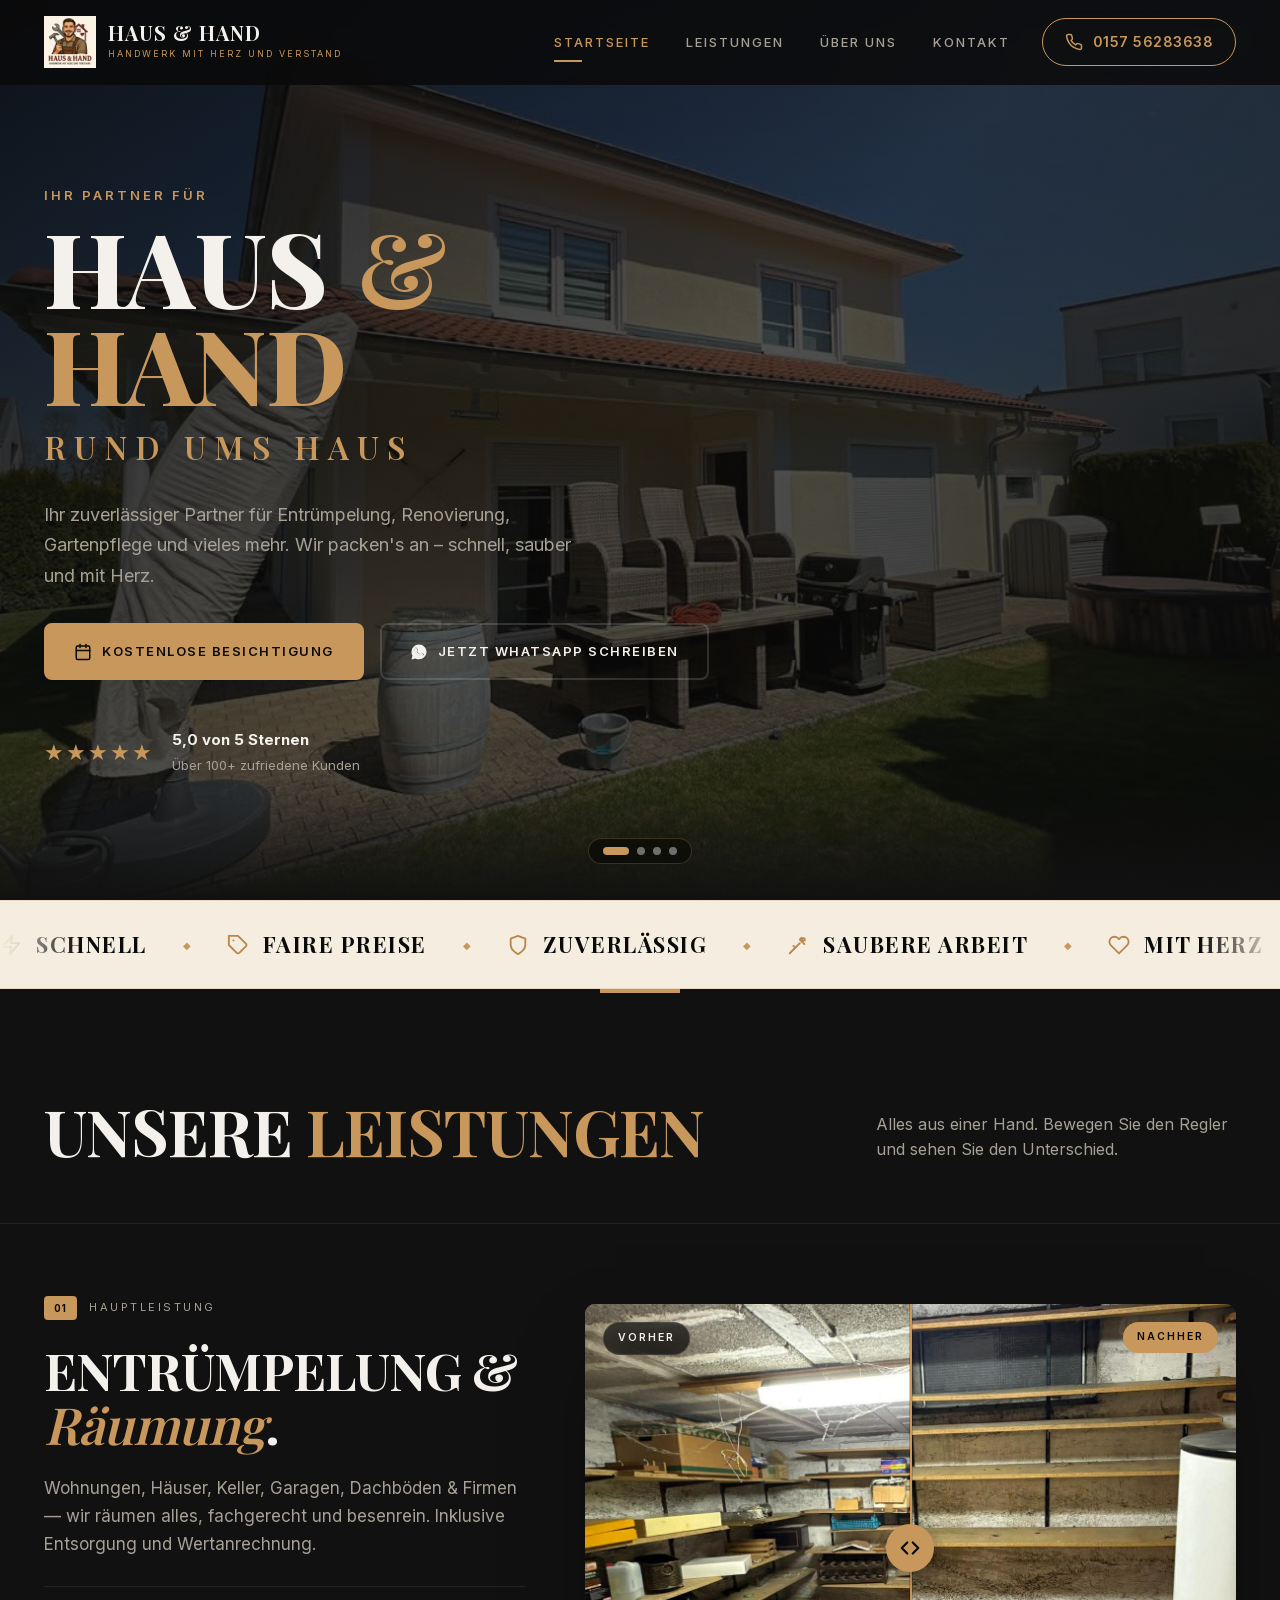
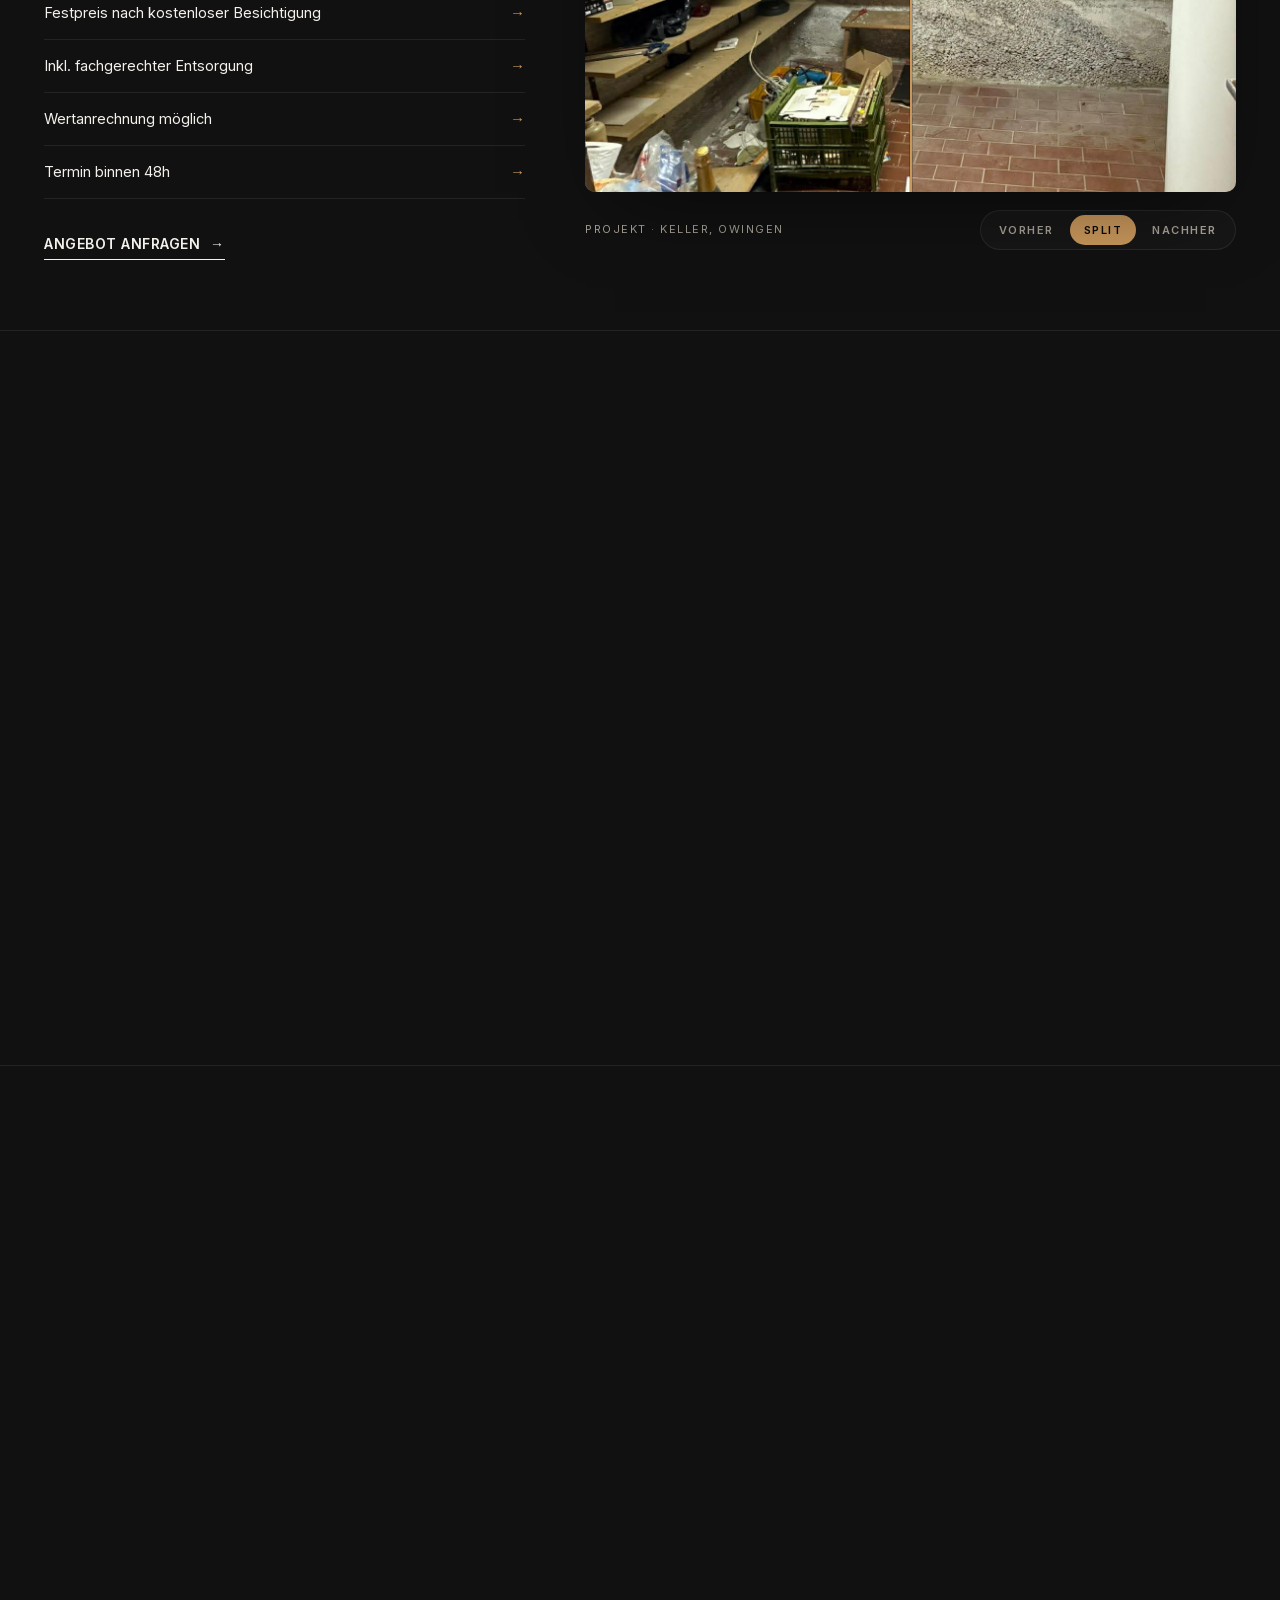
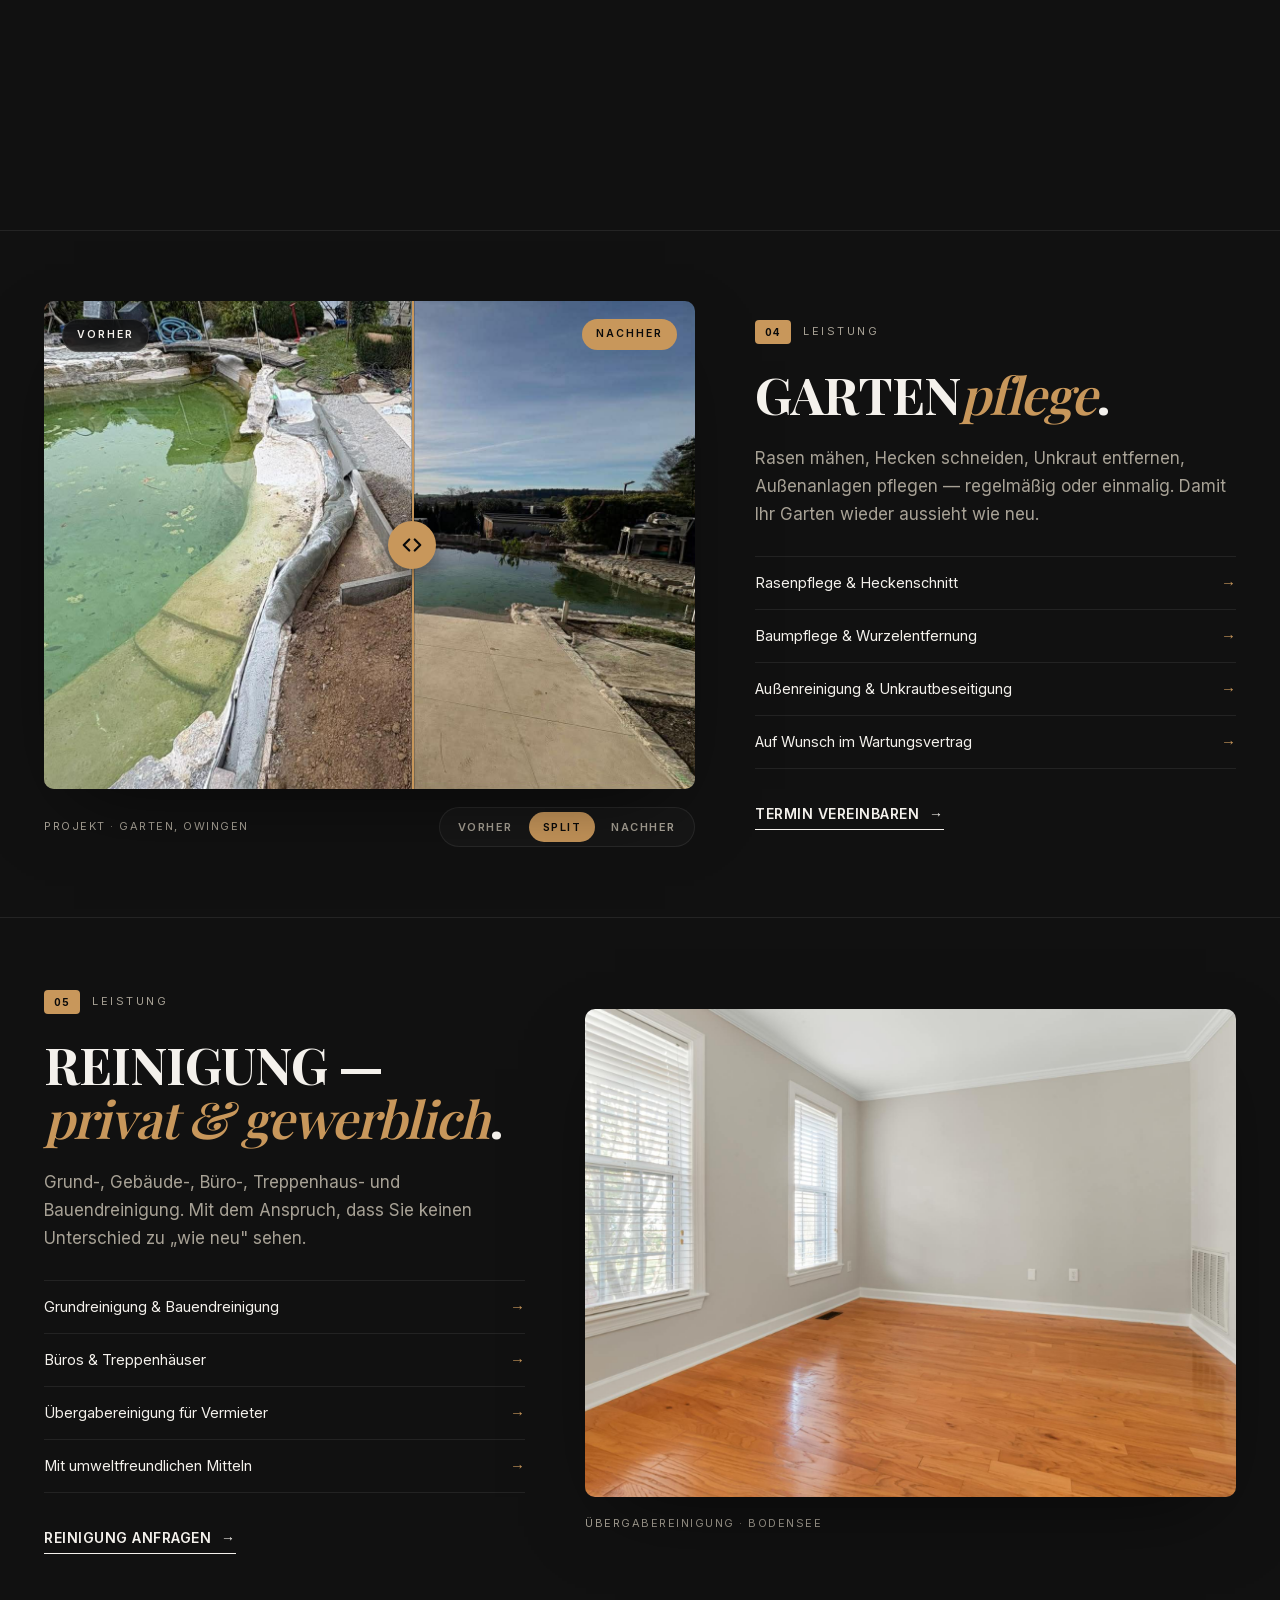
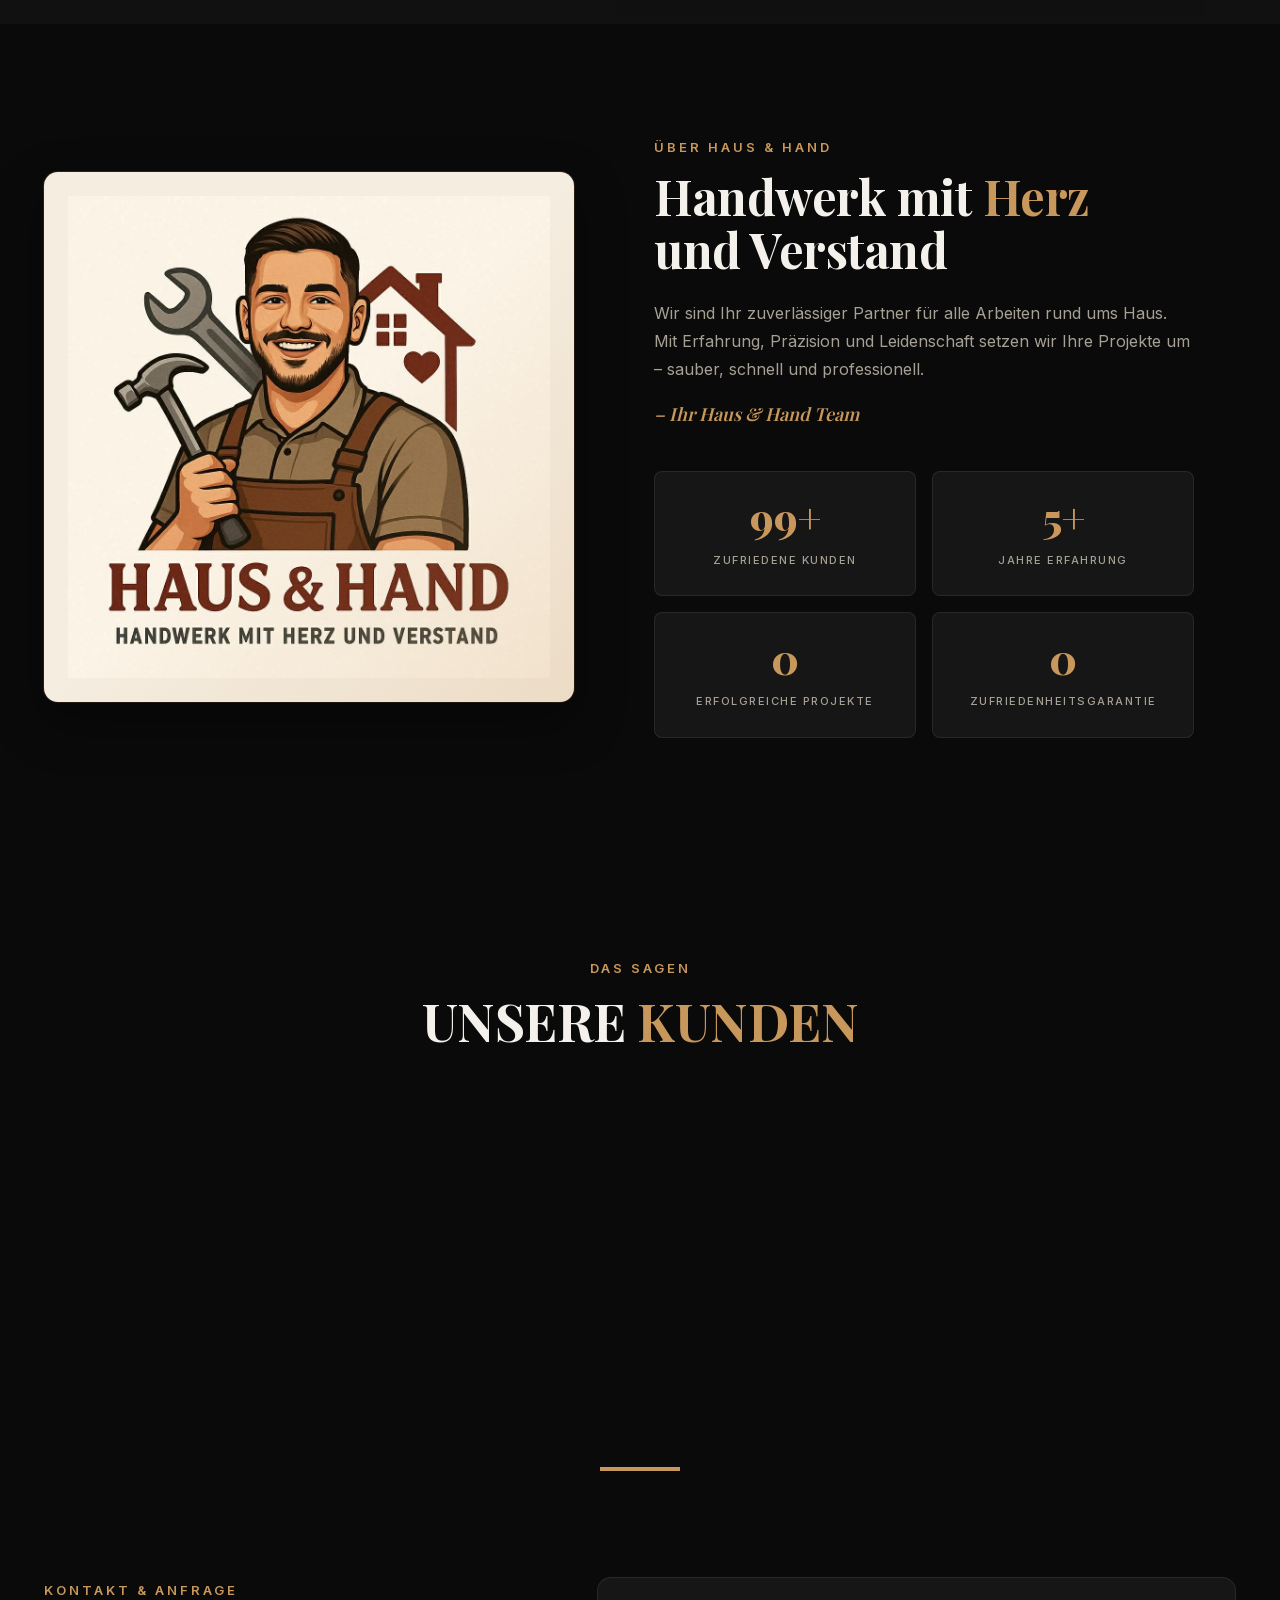
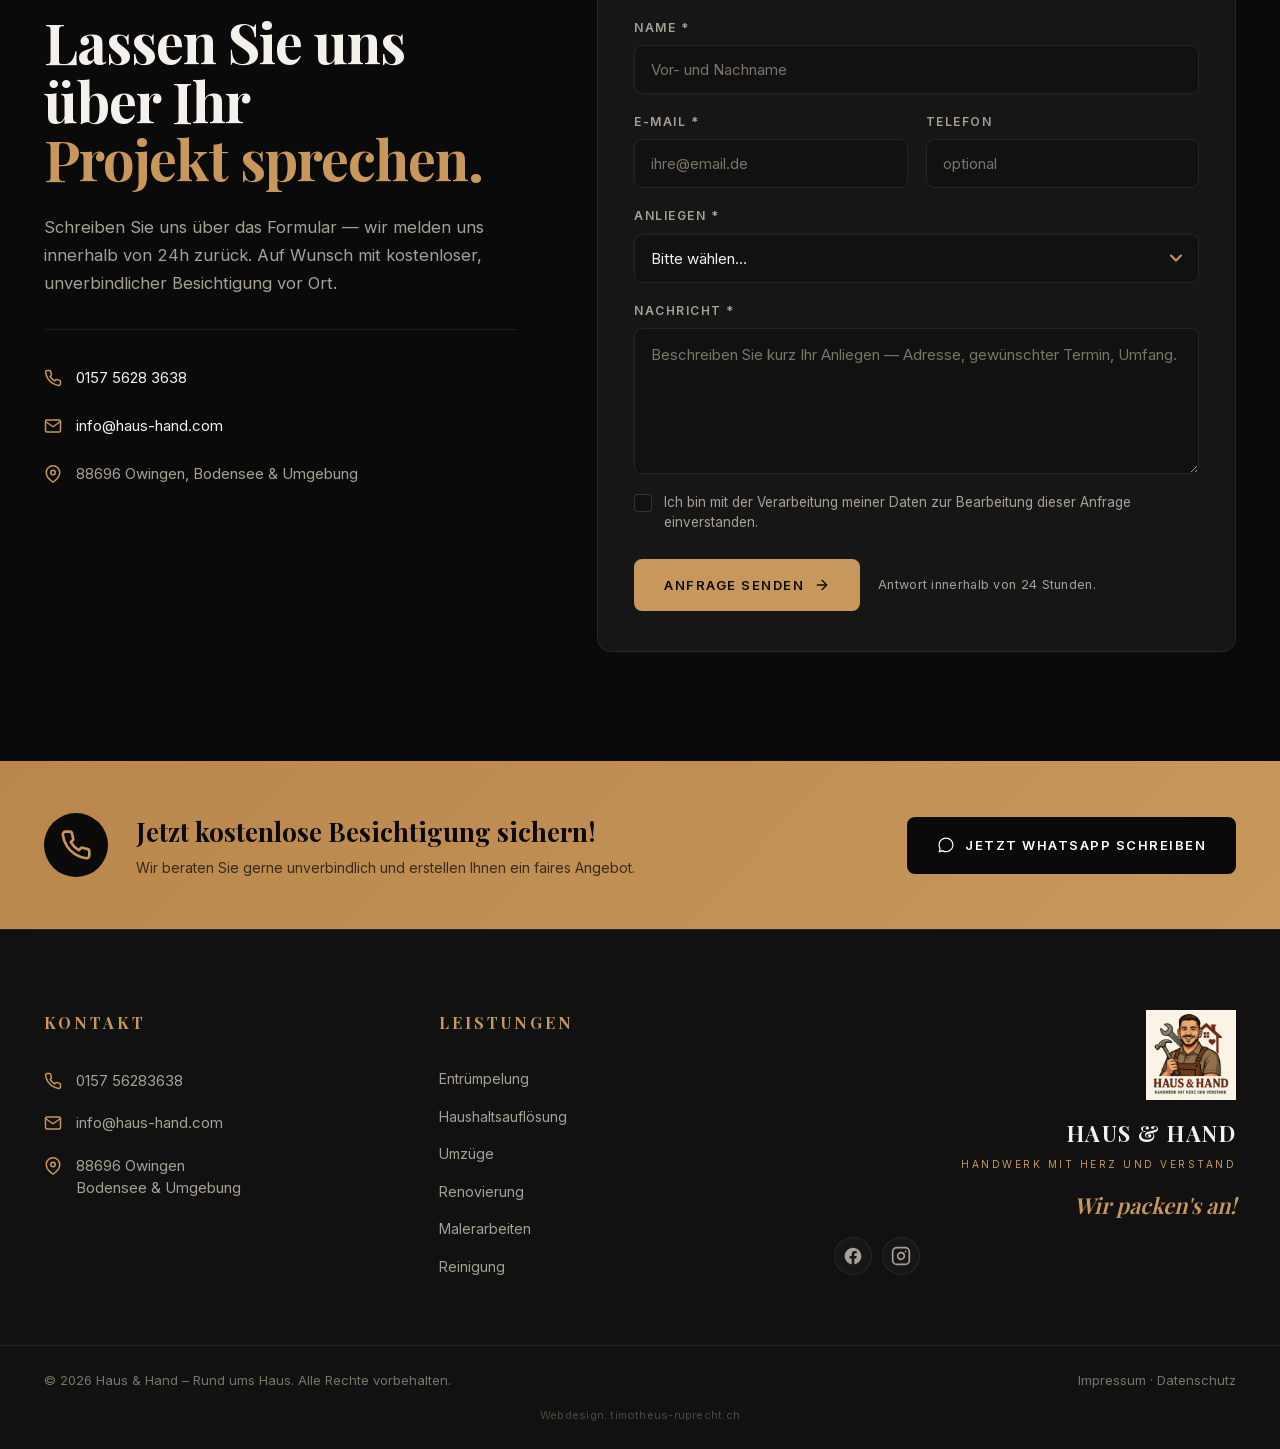
<file: index.html>
<!DOCTYPE html>
<html lang="de">
<head>
  <meta charset="UTF-8">
  <meta name="viewport" content="width=device-width, initial-scale=1.0">
  <meta name="description" content="Haus & Hand – Ihr zuverlässiger Partner für Entrümpelung, Haushaltsauflösung, Umzüge, Renovierung, Malerarbeiten, Trockenbau, Bodenleger, Gartenpflege und Reinigung in Owingen am Bodensee.">
  <title>Haus & Hand – Handwerk mit Herz und Verstand | Owingen Bodensee</title>
  <link rel="canonical" href="https://haus-hand.com/">

  <!-- Open Graph / Facebook / WhatsApp / iMessage -->
  <meta property="og:type" content="website">
  <meta property="og:locale" content="de_DE">
  <meta property="og:site_name" content="Haus & Hand">
  <meta property="og:url" content="https://haus-hand.com/">
  <meta property="og:title" content="Haus & Hand – Handwerk mit Herz und Verstand">
  <meta property="og:description" content="Ihr zuverlässiger Partner für Entrümpelung, Renovierung, Gartenpflege und Reinigung am Bodensee.">
  <meta property="og:image" content="https://haus-hand.com/images/hero.jpg">
  <meta property="og:image:width" content="1320">
  <meta property="og:image:height" content="742">
  <meta property="og:image:alt" content="Haus & Hand – Hausmeisterservice am Bodensee">

  <!-- Twitter -->
  <meta name="twitter:card" content="summary_large_image">
  <meta name="twitter:title" content="Haus & Hand – Handwerk mit Herz und Verstand">
  <meta name="twitter:description" content="Ihr zuverlässiger Partner für Entrümpelung, Renovierung, Gartenpflege und Reinigung am Bodensee.">
  <meta name="twitter:image" content="https://haus-hand.com/images/hero.jpg">

  <link rel="icon" type="image/png" sizes="32x32" href="favicon-32.png">
  <link rel="icon" type="image/png" sizes="16x16" href="favicon-16.png">
  <link rel="apple-touch-icon" sizes="180x180" href="apple-touch-icon.png">
  <link rel="stylesheet" href="styles.css">

  <!-- Structured data: LocalBusiness for Google -->
  <script type="application/ld+json">
  {
    "@context": "https://schema.org",
    "@type": "HomeAndConstructionBusiness",
    "name": "Haus & Hand",
    "alternateName": "Haus & Hand – Rund ums Haus",
    "description": "Hausmeisterservice am Bodensee: Entrümpelung, Haushaltsauflösung, Umzüge, Renovierung, Malerarbeiten, Gartenpflege und Reinigung.",
    "url": "https://haus-hand.com/",
    "logo": "https://haus-hand.com/images/logo.jpg",
    "image": "https://haus-hand.com/images/hero.jpg",
    "telephone": "+4915756283638",
    "email": "info@haus-hand.com",
    "address": {
      "@type": "PostalAddress",
      "streetAddress": "Mühlenstraße 9",
      "postalCode": "88696",
      "addressLocality": "Owingen",
      "addressCountry": "DE"
    },
    "areaServed": [
      { "@type": "City", "name": "Owingen" },
      { "@type": "City", "name": "Überlingen" },
      { "@type": "City", "name": "Salem" },
      { "@type": "City", "name": "Friedrichshafen" },
      { "@type": "AdministrativeArea", "name": "Bodenseekreis" }
    ],
    "sameAs": [
      "https://www.facebook.com/profile.php?id=61579986088967",
      "https://www.instagram.com/haus_und_hand/"
    ]
  }
  </script>
</head>
<body>

  <!-- HEADER -->
  <header class="site-header" id="top">
    <div class="container header-inner">
      <a href="#top" class="brand">
        <img src="images/logo.jpg" alt="Haus & Hand Logo" class="brand-logo">
        <div class="brand-text">
          <strong>HAUS &amp; HAND</strong>
          <span>HANDWERK MIT HERZ UND VERSTAND</span>
        </div>
      </a>

      <nav class="main-nav" id="mainNav">
        <a href="#top" class="nav-link active">Startseite</a>
        <a href="#leistungen" class="nav-link">Leistungen</a>
        <a href="#ueber-uns" class="nav-link">Über uns</a>
        <a href="#kontakt" class="nav-link">Kontakt</a>
      </nav>

      <a href="tel:+4915756283638" class="phone-pill">
        <svg width="18" height="18" viewBox="0 0 24 24" fill="none" stroke="currentColor" stroke-width="2" stroke-linecap="round" stroke-linejoin="round"><path d="M22 16.92v3a2 2 0 0 1-2.18 2 19.79 19.79 0 0 1-8.63-3.07 19.5 19.5 0 0 1-6-6 19.79 19.79 0 0 1-3.07-8.67A2 2 0 0 1 4.11 2h3a2 2 0 0 1 2 1.72 12.84 12.84 0 0 0 .7 2.81 2 2 0 0 1-.45 2.11L8.09 9.91a16 16 0 0 0 6 6l1.27-1.27a2 2 0 0 1 2.11-.45 12.84 12.84 0 0 0 2.81.7A2 2 0 0 1 22 16.92z"/></svg>
        <span>0157 56283638</span>
      </a>

      <button class="nav-toggle" aria-label="Menü öffnen" aria-controls="mainNav">
        <span></span><span></span><span></span>
      </button>
    </div>
  </header>

  <!-- HERO -->
  <section class="hero">
    <div class="hero-bg">
      <div class="hero-slide active" style="background-image: url('images/hero.jpg')"></div>
      <div class="hero-slide" style="background-image: url('images/stock/hero-3.jpg')"></div>
      <div class="hero-slide" style="background-image: url('images/stock/hero-1.jpg')"></div>
      <div class="hero-slide" style="background-image: url('images/stock/hero-2.jpg')"></div>
      <div class="hero-overlay"></div>
    </div>
    <div class="hero-dots" id="heroDots">
      <button class="dot active" aria-label="Bild 1"></button>
      <button class="dot" aria-label="Bild 2"></button>
      <button class="dot" aria-label="Bild 3"></button>
      <button class="dot" aria-label="Bild 4"></button>
    </div>
    <div class="container hero-inner">
      <div class="hero-text">
        <span class="eyebrow">IHR PARTNER FÜR</span>
        <h1>HAUS <span class="amp">&amp;</span> <span class="gold">HAND</span></h1>
        <p class="hero-tag">RUND UMS HAUS</p>
        <p class="hero-lead">
          Ihr zuverlässiger Partner für Entrümpelung, Renovierung, Gartenpflege und vieles mehr.
          Wir packen's an – schnell, sauber und mit Herz.
        </p>
        <div class="hero-ctas">
          <a href="#kontakt" class="btn btn-gold">
            <svg width="18" height="18" viewBox="0 0 24 24" fill="none" stroke="currentColor" stroke-width="2" stroke-linecap="round" stroke-linejoin="round"><rect x="3" y="4" width="18" height="18" rx="2" ry="2"/><line x1="16" y1="2" x2="16" y2="6"/><line x1="8" y1="2" x2="8" y2="6"/><line x1="3" y1="10" x2="21" y2="10"/></svg>
            Kostenlose Besichtigung
          </a>
          <a href="https://wa.me/4915756283638" class="btn btn-ghost" target="_blank" rel="noopener">
            <svg width="18" height="18" viewBox="0 0 24 24" fill="currentColor"><path d="M17.5 14.4c-.3-.2-1.7-.9-2-1-.3-.1-.5-.2-.7.2-.2.3-.8 1-1 1.2-.2.2-.4.2-.7.1-.3-.2-1.3-.5-2.4-1.5-.9-.8-1.5-1.8-1.7-2.1-.2-.3 0-.5.1-.6.1-.1.3-.4.4-.5.1-.2.2-.3.3-.5 0-.2 0-.4 0-.5 0-.2-.7-1.6-.9-2.2-.2-.6-.5-.5-.7-.5h-.6c-.2 0-.5.1-.8.4-.3.3-1 1-1 2.5s1 2.9 1.2 3.1c.2.2 2.1 3.1 5 4.4.7.3 1.3.5 1.7.6.7.2 1.4.2 1.9.1.6-.1 1.7-.7 2-1.4.2-.7.2-1.2.2-1.4-.1-.1-.3-.2-.6-.4z"/><path d="M12 2C6.5 2 2 6.5 2 12c0 1.8.5 3.5 1.3 5L2 22l5.2-1.4c1.4.8 3.1 1.2 4.8 1.2 5.5 0 10-4.5 10-10S17.5 2 12 2zm5.9 14c-.3.7-1.4 1.3-1.9 1.4-.5.1-1.2.1-1.9-.1-.4-.1-1-.4-1.7-.6-3-1.3-4.9-4.2-5-4.4-.1-.2-1.2-1.6-1.2-3.1s.7-2.2 1-2.5c.3-.3.6-.4.8-.4h.6c.2 0 .5-.1.7.5.2.6.9 2 .9 2.2 0 .1 0 .3 0 .5-.1.2-.2.3-.3.5-.1.1-.3.4-.4.5-.1.1-.3.3-.1.6.2.3.8 1.3 1.7 2.1 1.1 1 2.1 1.3 2.4 1.5.3.1.5.1.7-.1.2-.2.8-.9 1-1.2.2-.3.4-.3.7-.2.3.1 1.7.8 2 1 .3.2.5.3.6.4.1.2.1.7-.1 1.4z"/></svg>
            Jetzt WhatsApp schreiben
          </a>
        </div>

        <div class="trust">
          <div class="stars" aria-label="5 von 5 Sternen">★★★★★</div>
          <div class="trust-text">
            <strong>5,0 von 5 Sternen</strong>
            <span>Über <span data-count="100" data-suffix="+">0</span> zufriedene Kunden</span>
          </div>
        </div>
      </div>
    </div>
  </section>

  <!-- USP MARQUEE -->
  <section class="usp-strip">
    <div class="marquee">
      <div class="marquee-track">
        <!-- Set 1 -->
        <span class="m-item"><svg width="22" height="22" viewBox="0 0 24 24" fill="none" stroke="currentColor" stroke-width="2" stroke-linecap="round" stroke-linejoin="round"><path d="M13 2L3 14h9l-1 8 10-12h-9l1-8z"/></svg>Schnell</span>
        <span class="m-sep">◆</span>
        <span class="m-item"><svg width="22" height="22" viewBox="0 0 24 24" fill="none" stroke="currentColor" stroke-width="2" stroke-linecap="round" stroke-linejoin="round"><path d="M20.59 13.41l-7.17 7.17a2 2 0 0 1-2.83 0L2 12V2h10l8.59 8.59a2 2 0 0 1 0 2.82z"/><line x1="7" y1="7" x2="7.01" y2="7"/></svg>Faire Preise</span>
        <span class="m-sep">◆</span>
        <span class="m-item"><svg width="22" height="22" viewBox="0 0 24 24" fill="none" stroke="currentColor" stroke-width="2" stroke-linecap="round" stroke-linejoin="round"><path d="M12 22s8-4 8-10V5l-8-3-8 3v7c0 6 8 10 8 10z"/></svg>Zuverlässig</span>
        <span class="m-sep">◆</span>
        <span class="m-item"><svg width="22" height="22" viewBox="0 0 24 24" fill="none" stroke="currentColor" stroke-width="2" stroke-linecap="round" stroke-linejoin="round"><path d="M3 21l6-6m0 0l5-5m-5 5l-2-2m7-7l5 5m-5-5l2-2"/><circle cx="18" cy="6" r="1.5"/></svg>Saubere Arbeit</span>
        <span class="m-sep">◆</span>
        <span class="m-item"><svg width="22" height="22" viewBox="0 0 24 24" fill="none" stroke="currentColor" stroke-width="2" stroke-linecap="round" stroke-linejoin="round"><path d="M20.84 4.61a5.5 5.5 0 0 0-7.78 0L12 5.67l-1.06-1.06a5.5 5.5 0 0 0-7.78 7.78l1.06 1.06L12 21.23l7.78-7.78 1.06-1.06a5.5 5.5 0 0 0 0-7.78z"/></svg>Mit Herz</span>
        <span class="m-sep">◆</span>

        <!-- Set 2 (duplicate for seamless loop) -->
        <span class="m-item" aria-hidden="true"><svg width="22" height="22" viewBox="0 0 24 24" fill="none" stroke="currentColor" stroke-width="2" stroke-linecap="round" stroke-linejoin="round"><path d="M13 2L3 14h9l-1 8 10-12h-9l1-8z"/></svg>Schnell</span>
        <span class="m-sep" aria-hidden="true">◆</span>
        <span class="m-item" aria-hidden="true"><svg width="22" height="22" viewBox="0 0 24 24" fill="none" stroke="currentColor" stroke-width="2" stroke-linecap="round" stroke-linejoin="round"><path d="M20.59 13.41l-7.17 7.17a2 2 0 0 1-2.83 0L2 12V2h10l8.59 8.59a2 2 0 0 1 0 2.82z"/><line x1="7" y1="7" x2="7.01" y2="7"/></svg>Faire Preise</span>
        <span class="m-sep" aria-hidden="true">◆</span>
        <span class="m-item" aria-hidden="true"><svg width="22" height="22" viewBox="0 0 24 24" fill="none" stroke="currentColor" stroke-width="2" stroke-linecap="round" stroke-linejoin="round"><path d="M12 22s8-4 8-10V5l-8-3-8 3v7c0 6 8 10 8 10z"/></svg>Zuverlässig</span>
        <span class="m-sep" aria-hidden="true">◆</span>
        <span class="m-item" aria-hidden="true"><svg width="22" height="22" viewBox="0 0 24 24" fill="none" stroke="currentColor" stroke-width="2" stroke-linecap="round" stroke-linejoin="round"><path d="M3 21l6-6m0 0l5-5m-5 5l-2-2m7-7l5 5m-5-5l2-2"/><circle cx="18" cy="6" r="1.5"/></svg>Saubere Arbeit</span>
        <span class="m-sep" aria-hidden="true">◆</span>
        <span class="m-item" aria-hidden="true"><svg width="22" height="22" viewBox="0 0 24 24" fill="none" stroke="currentColor" stroke-width="2" stroke-linecap="round" stroke-linejoin="round"><path d="M20.84 4.61a5.5 5.5 0 0 0-7.78 0L12 5.67l-1.06-1.06a5.5 5.5 0 0 0-7.78 7.78l1.06 1.06L12 21.23l7.78-7.78 1.06-1.06a5.5 5.5 0 0 0 0-7.78z"/></svg>Mit Herz</span>
        <span class="m-sep" aria-hidden="true">◆</span>
      </div>
    </div>
  </section>

  <!-- SERVICES -->
  <section class="services-new" id="leistungen">
    <div class="container">
      <div class="svc-head reveal">
        <h2>UNSERE <span class="gold">LEISTUNGEN</span></h2>
        <p class="svc-lead">Alles aus einer Hand. Bewegen Sie den Regler und sehen Sie den Unterschied.</p>
      </div>
    </div>

    <!-- 01 Entrümpelung -->
    <section class="svc-block" id="entruempelung">
      <div class="container">
        <div class="svc-grid">
          <div class="svc-info reveal">
            <div class="svc-tag"><span class="svc-num">01</span> Hauptleistung</div>
            <h3>Entrümpelung &amp; <span class="gold-italic">Räumung</span>.</h3>
            <p>Wohnungen, Häuser, Keller, Garagen, Dachböden &amp; Firmen — wir räumen alles, fachgerecht und besenrein. Inklusive Entsorgung und Wertanrechnung.</p>
            <ul class="svc-bullets">
              <li>Festpreis nach kostenloser Besichtigung</li>
              <li>Inkl. fachgerechter Entsorgung</li>
              <li>Wertanrechnung möglich</li>
              <li>Termin binnen 48h</li>
            </ul>
            <a href="#kontakt" class="svc-link">Angebot anfragen <span>→</span></a>
          </div>
          <div class="svc-media reveal">
            <div class="ba" data-ba
              data-before="images/gallery/keller-vorher.jpg"
              data-after="images/gallery/keller-nachher.jpg"
              data-before-label="Vorher"
              data-after-label="Nachher"></div>
            <div class="ba-foot">
              <span>Projekt · Keller, Owingen</span>
              <div class="ba-toggle">
                <button data-mode="before">Vorher</button>
                <button data-mode="split" class="active">Split</button>
                <button data-mode="after">Nachher</button>
              </div>
            </div>
          </div>
        </div>
      </div>
    </section>

    <!-- 02 Haushaltsauflösungen -->
    <section class="svc-block flip" id="haushaltsaufloesung">
      <div class="container">
        <div class="svc-grid">
          <div class="svc-info reveal">
            <div class="svc-tag"><span class="svc-num">02</span> Hauptleistung</div>
            <h3>Haushalts&shy;<span class="gold-italic">auflösungen</span>.</h3>
            <p>Komplette Auflösung von Häusern, Wohnungen und Nachlässen — diskret, würdevoll und vollständig. Wir kümmern uns um alles, von der Sortierung bis zur besenreinen Übergabe.</p>
            <ul class="svc-bullets">
              <li>Diskrete Abwicklung im Trauerfall</li>
              <li>Sortierung nach Wert &amp; Erinnerungen</li>
              <li>Übergabe besenrein an Vermieter</li>
              <li>Auf Wunsch mit Reinigung &amp; Renovierung</li>
            </ul>
            <a href="#kontakt" class="svc-link">Vertraulich anfragen <span>→</span></a>
          </div>
          <div class="svc-media reveal">
            <div class="ba" data-ba
              data-before="images/gallery/haushalt-vorher.jpg"
              data-after="images/gallery/boden.jpg"
              data-before-label="Vorher"
              data-after-label="Nachher"></div>
            <div class="ba-foot">
              <span>Projekt · Wohnung, Bodensee</span>
              <div class="ba-toggle">
                <button data-mode="before">Vorher</button>
                <button data-mode="split" class="active">Split</button>
                <button data-mode="after">Nachher</button>
              </div>
            </div>
          </div>
        </div>
      </div>
    </section>

    <!-- 03 Renovierung -->
    <section class="svc-block" id="renovierung">
      <div class="container">
        <div class="svc-grid">
          <div class="svc-info reveal">
            <div class="svc-tag"><span class="svc-num">03</span> Leistung · 6 Unterpunkte</div>
            <h3>Renovierungs&shy;<span class="gold-italic">arbeiten</span>.</h3>
            <p>Alles aus einer Hand — vom Streichen bis zum Bodenleger. Hier die Bereiche im Detail:</p>
            <div class="svc-subgrid">
              <div class="svc-subitem">
                <strong>Malerarbeiten</strong>
                <span>Innen &amp; Außen, Wände, Decken, Fassaden</span>
              </div>
              <div class="svc-subitem">
                <strong>Trockenbau</strong>
                <span>Trennwände, abgehängte Decken, Wandverkleidungen</span>
              </div>
              <div class="svc-subitem">
                <strong>Spachtel- &amp; Tapezier&shy;arbeiten</strong>
                <span>Wände glätten, vorbereiten, tapezieren</span>
              </div>
              <div class="svc-subitem">
                <strong>Boden verlegen</strong>
                <span>Laminat, Vinyl, Parkett, Teppich + Fußleisten</span>
              </div>
              <div class="svc-subitem">
                <strong>Sanierung</strong>
                <span>Komplette Renovierungen &amp; Modernisierung</span>
              </div>
              <div class="svc-subitem">
                <strong>Innenausbau</strong>
                <span>Wand- und Deckendurchbrüche, Komplettausbau</span>
              </div>
            </div>
            <a href="#kontakt" class="svc-link">Renovierung planen <span>→</span></a>
          </div>
          <div class="svc-media reveal">
            <div class="ba" data-ba
              data-before="images/gallery/geruest.jpg"
              data-after="images/gallery/fassade-fertig.jpg"
              data-before-label="Vorher"
              data-after-label="Nachher"></div>
            <div class="ba-foot">
              <span>Projekt · Fassade, Bodensee</span>
              <div class="ba-toggle">
                <button data-mode="before">Vorher</button>
                <button data-mode="split" class="active">Split</button>
                <button data-mode="after">Nachher</button>
              </div>
            </div>
          </div>
        </div>
      </div>
    </section>

    <!-- 04 Gartenpflege -->
    <section class="svc-block flip" id="garten">
      <div class="container">
        <div class="svc-grid">
          <div class="svc-info reveal">
            <div class="svc-tag"><span class="svc-num">04</span> Leistung</div>
            <h3>Garten&shy;<span class="gold-italic">pflege</span>.</h3>
            <p>Rasen mähen, Hecken schneiden, Unkraut entfernen, Außenanlagen pflegen — regelmäßig oder einmalig. Damit Ihr Garten wieder aussieht wie neu.</p>
            <ul class="svc-bullets">
              <li>Rasenpflege &amp; Heckenschnitt</li>
              <li>Baumpflege &amp; Wurzelentfernung</li>
              <li>Außenreinigung &amp; Unkrautbeseitigung</li>
              <li>Auf Wunsch im Wartungsvertrag</li>
            </ul>
            <a href="#kontakt" class="svc-link">Termin vereinbaren <span>→</span></a>
          </div>
          <div class="svc-media reveal">
            <div class="ba" data-ba
              data-before="images/gallery/garten-vorher.jpg"
              data-after="images/gallery/garten-nachher.jpg"
              data-before-label="Vorher"
              data-after-label="Nachher"></div>
            <div class="ba-foot">
              <span>Projekt · Garten, Owingen</span>
              <div class="ba-toggle">
                <button data-mode="before">Vorher</button>
                <button data-mode="split" class="active">Split</button>
                <button data-mode="after">Nachher</button>
              </div>
            </div>
          </div>
        </div>
      </div>
    </section>

    <!-- 05 Reinigung -->
    <section class="svc-block" id="reinigung">
      <div class="container">
        <div class="svc-grid">
          <div class="svc-info reveal">
            <div class="svc-tag"><span class="svc-num">05</span> Leistung</div>
            <h3>Reinigung — <span class="gold-italic">privat &amp; gewerblich</span>.</h3>
            <p>Grund-, Gebäude-, Büro-, Treppenhaus- und Bauendreinigung. Mit dem Anspruch, dass Sie keinen Unterschied zu „wie neu" sehen.</p>
            <ul class="svc-bullets">
              <li>Grundreinigung &amp; Bauendreinigung</li>
              <li>Büros &amp; Treppenhäuser</li>
              <li>Übergabereinigung für Vermieter</li>
              <li>Mit umweltfreundlichen Mitteln</li>
            </ul>
            <a href="#kontakt" class="svc-link">Reinigung anfragen <span>→</span></a>
          </div>
          <div class="svc-media reveal">
            <div class="svc-img">
              <img src="images/stock/room-clean.jpg" alt="Frisch gereinigtes Wohnzimmer mit blank gewischtem Holzboden" loading="lazy">
            </div>
            <div class="ba-foot">
              <span>Übergabereinigung · Bodensee</span>
            </div>
          </div>
        </div>
      </div>
    </section>
  </section>

  <!-- ABOUT -->
  <section class="about" id="ueber-uns">
    <div class="container about-grid">
      <div class="about-image reveal">
        <img src="images/logo.jpg" alt="Haus & Hand Logo" loading="lazy">
        <div class="about-image-overlay"></div>
      </div>
      <div class="about-text reveal">
        <span class="eyebrow">ÜBER HAUS &amp; HAND</span>
        <h2>Handwerk mit <span class="gold">Herz</span><br>und Verstand</h2>
        <p>
          Wir sind Ihr zuverlässiger Partner für alle Arbeiten rund ums Haus.
          Mit Erfahrung, Präzision und Leidenschaft setzen wir Ihre Projekte um –
          sauber, schnell und professionell.
        </p>
        <p class="signature">– Ihr Haus &amp; Hand Team</p>

        <div class="stats">
          <div class="stat">
            <strong><span data-count="100" data-suffix="+">0</span></strong>
            <span>ZUFRIEDENE KUNDEN</span>
          </div>
          <div class="stat">
            <strong><span data-count="5" data-suffix="+">0</span></strong>
            <span>JAHRE ERFAHRUNG</span>
          </div>
          <div class="stat">
            <strong><span data-count="200" data-suffix="+">0</span></strong>
            <span>ERFOLGREICHE PROJEKTE</span>
          </div>
          <div class="stat">
            <strong><span data-count="100" data-suffix="%">0</span></strong>
            <span>ZUFRIEDENHEITSGARANTIE</span>
          </div>
        </div>
      </div>
    </div>
  </section>

  <!-- TESTIMONIALS -->
  <section class="testimonials">
    <div class="container">
      <div class="section-head">
        <span class="eyebrow center">DAS SAGEN</span>
        <h2>UNSERE <span class="gold">KUNDEN</span></h2>
      </div>

      <div class="testi-grid">
        <blockquote class="testi reveal">
          <div class="stars">★★★★★</div>
          <p>"Sehr schnell, sauber gearbeitet und alles besenrein hinterlassen. Preis war top! Kann ich nur weiterempfehlen."</p>
          <cite>– Michael P.</cite>
        </blockquote>
        <blockquote class="testi reveal">
          <div class="stars">★★★★★</div>
          <p>"Faire Preise, zuverlässiges Team und super freundliche Mitarbeiter. Jederzeit wieder!"</p>
          <cite>– Sarah L.</cite>
        </blockquote>
        <blockquote class="testi reveal">
          <div class="stars">★★★★★</div>
          <p>"Haben unsere Wohnung entrümpelt und renoviert. Arbeit war perfekt und pünktlich fertig."</p>
          <cite>– Thomas K.</cite>
        </blockquote>
      </div>
    </div>
  </section>

  <!-- CONTACT FORM -->
  <section class="contact-form" id="kontakt">
    <div class="container contact-grid">
      <div class="contact-text reveal">
        <span class="eyebrow">KONTAKT &amp; ANFRAGE</span>
        <h2>Lassen Sie uns über Ihr<br><span class="gold">Projekt sprechen.</span></h2>
        <p>
          Schreiben Sie uns über das Formular — wir melden uns innerhalb von 24h
          zurück. Auf Wunsch mit kostenloser, unverbindlicher Besichtigung vor Ort.
        </p>

        <ul class="contact-meta">
          <li>
            <svg width="18" height="18" viewBox="0 0 24 24" fill="none" stroke="currentColor" stroke-width="2" stroke-linecap="round" stroke-linejoin="round"><path d="M22 16.92v3a2 2 0 0 1-2.18 2 19.79 19.79 0 0 1-8.63-3.07 19.5 19.5 0 0 1-6-6 19.79 19.79 0 0 1-3.07-8.67A2 2 0 0 1 4.11 2h3a2 2 0 0 1 2 1.72 12.84 12.84 0 0 0 .7 2.81 2 2 0 0 1-.45 2.11L8.09 9.91a16 16 0 0 0 6 6l1.27-1.27a2 2 0 0 1 2.11-.45 12.84 12.84 0 0 0 2.81.7A2 2 0 0 1 22 16.92z"/></svg>
            <a href="tel:+4915756283638">0157 5628 3638</a>
          </li>
          <li>
            <svg width="18" height="18" viewBox="0 0 24 24" fill="none" stroke="currentColor" stroke-width="2" stroke-linecap="round" stroke-linejoin="round"><path d="M4 4h16c1.1 0 2 .9 2 2v12c0 1.1-.9 2-2 2H4c-1.1 0-2-.9-2-2V6c0-1.1.9-2 2-2z"/><polyline points="22,6 12,13 2,6"/></svg>
            <a href="mailto:info@haus-hand.com">info@haus-hand.com</a>
          </li>
          <li>
            <svg width="18" height="18" viewBox="0 0 24 24" fill="none" stroke="currentColor" stroke-width="2" stroke-linecap="round" stroke-linejoin="round"><path d="M21 10c0 7-9 13-9 13s-9-6-9-13a9 9 0 0 1 18 0z"/><circle cx="12" cy="10" r="3"/></svg>
            <span>88696 Owingen, Bodensee &amp; Umgebung</span>
          </li>
        </ul>
      </div>

      <form class="contact-form-card reveal" id="anfrageForm" novalidate>
        <!-- Web3Forms hidden fields -->
        <input type="hidden" name="access_key" value="e0242849-17d1-4597-bbc4-3453b21b9063">
        <input type="hidden" name="from_name" value="Haus &amp; Hand Webseite">
        <input type="hidden" name="subject" value="Neue Anfrage über haus-hand.com">
        <!-- Honeypot (spam protection) -->
        <input type="checkbox" name="botcheck" style="display:none" tabindex="-1" autocomplete="off">

        <div class="form-row">
          <label class="field">
            <span>Name *</span>
            <input type="text" name="name" required autocomplete="name" placeholder="Vor- und Nachname">
          </label>
        </div>

        <div class="form-row form-row-2">
          <label class="field">
            <span>E-Mail *</span>
            <input type="email" name="email" required autocomplete="email" placeholder="ihre@email.de">
          </label>
          <label class="field">
            <span>Telefon</span>
            <input type="tel" name="phone" autocomplete="tel" placeholder="optional">
          </label>
        </div>

        <div class="form-row">
          <label class="field">
            <span>Anliegen *</span>
            <select name="topic" required>
              <option value="" disabled selected>Bitte wählen…</option>
              <option>Entrümpelung &amp; Räumung</option>
              <option>Haushaltsauflösung</option>
              <option>Renovierungsarbeiten</option>
              <option>Gartenpflege</option>
              <option>Reinigung</option>
              <option>Umzug &amp; Transport</option>
              <option>Sonstiges</option>
            </select>
          </label>
        </div>

        <div class="form-row">
          <label class="field">
            <span>Nachricht *</span>
            <textarea name="message" rows="5" required placeholder="Beschreiben Sie kurz Ihr Anliegen — Adresse, gewünschter Termin, Umfang."></textarea>
          </label>
        </div>

        <div class="form-row form-consent">
          <label class="checkbox">
            <input type="checkbox" name="consent" required>
            <span>Ich bin mit der Verarbeitung meiner Daten zur Bearbeitung dieser Anfrage einverstanden.</span>
          </label>
        </div>

        <div class="form-actions">
          <button type="submit" class="btn btn-gold">
            Anfrage senden
            <svg width="16" height="16" viewBox="0 0 24 24" fill="none" stroke="currentColor" stroke-width="2" stroke-linecap="round" stroke-linejoin="round"><line x1="5" y1="12" x2="19" y2="12"/><polyline points="12 5 19 12 12 19"/></svg>
          </button>
          <span class="form-hint">Antwort innerhalb von 24 Stunden.</span>
        </div>

        <div class="form-status" id="formStatus" hidden></div>
      </form>
    </div>
  </section>

  <!-- CTA BAND -->
  <section class="cta-band">
    <div class="container cta-inner">
      <div class="cta-icon">
        <svg width="32" height="32" viewBox="0 0 24 24" fill="none" stroke="currentColor" stroke-width="2" stroke-linecap="round" stroke-linejoin="round"><path d="M22 16.92v3a2 2 0 0 1-2.18 2 19.79 19.79 0 0 1-8.63-3.07 19.5 19.5 0 0 1-6-6 19.79 19.79 0 0 1-3.07-8.67A2 2 0 0 1 4.11 2h3a2 2 0 0 1 2 1.72 12.84 12.84 0 0 0 .7 2.81 2 2 0 0 1-.45 2.11L8.09 9.91a16 16 0 0 0 6 6l1.27-1.27a2 2 0 0 1 2.11-.45 12.84 12.84 0 0 0 2.81.7A2 2 0 0 1 22 16.92z"/></svg>
      </div>
      <div class="cta-text">
        <h3>Jetzt kostenlose Besichtigung sichern!</h3>
        <p>Wir beraten Sie gerne unverbindlich und erstellen Ihnen ein faires Angebot.</p>
      </div>
      <a href="https://wa.me/4915756283638" class="btn btn-whatsapp" target="_blank" rel="noopener">
        <svg width="18" height="18" viewBox="0 0 24 24" fill="currentColor"><path d="M12 2C6.5 2 2 6.5 2 12c0 1.8.5 3.5 1.3 5L2 22l5.2-1.4c1.4.8 3.1 1.2 4.8 1.2 5.5 0 10-4.5 10-10S17.5 2 12 2zm0 18c-1.6 0-3.1-.4-4.4-1.2l-.3-.2-3.1.8.8-3-.2-.3C4 15 3.6 13.5 3.6 12c0-4.6 3.8-8.4 8.4-8.4s8.4 3.8 8.4 8.4-3.8 8-8.4 8z"/></svg>
        Jetzt WhatsApp schreiben
      </a>
    </div>
  </section>

  <!-- FOOTER / KONTAKT -->
  <footer class="site-footer">
    <div class="container footer-grid">
      <div class="footer-col">
        <h4>KONTAKT</h4>
        <ul class="contact-list">
          <li>
            <svg width="18" height="18" viewBox="0 0 24 24" fill="none" stroke="currentColor" stroke-width="2" stroke-linecap="round" stroke-linejoin="round"><path d="M22 16.92v3a2 2 0 0 1-2.18 2 19.79 19.79 0 0 1-8.63-3.07 19.5 19.5 0 0 1-6-6 19.79 19.79 0 0 1-3.07-8.67A2 2 0 0 1 4.11 2h3a2 2 0 0 1 2 1.72 12.84 12.84 0 0 0 .7 2.81 2 2 0 0 1-.45 2.11L8.09 9.91a16 16 0 0 0 6 6l1.27-1.27a2 2 0 0 1 2.11-.45 12.84 12.84 0 0 0 2.81.7A2 2 0 0 1 22 16.92z"/></svg>
            <a href="tel:+4915756283638">0157 56283638</a>
          </li>
          <li>
            <svg width="18" height="18" viewBox="0 0 24 24" fill="none" stroke="currentColor" stroke-width="2" stroke-linecap="round" stroke-linejoin="round"><path d="M4 4h16c1.1 0 2 .9 2 2v12c0 1.1-.9 2-2 2H4c-1.1 0-2-.9-2-2V6c0-1.1.9-2 2-2z"/><polyline points="22,6 12,13 2,6"/></svg>
            <a href="mailto:info@haus-hand.com">info@haus-hand.com</a>
          </li>
          <li>
            <svg width="18" height="18" viewBox="0 0 24 24" fill="none" stroke="currentColor" stroke-width="2" stroke-linecap="round" stroke-linejoin="round"><path d="M21 10c0 7-9 13-9 13s-9-6-9-13a9 9 0 0 1 18 0z"/><circle cx="12" cy="10" r="3"/></svg>
            <span>88696 Owingen<br>Bodensee &amp; Umgebung</span>
          </li>
        </ul>
      </div>

      <div class="footer-col">
        <h4>LEISTUNGEN</h4>
        <ul class="footer-links">
          <li><a href="#leistungen">Entrümpelung</a></li>
          <li><a href="#leistungen">Haushaltsauflösung</a></li>
          <li><a href="#leistungen">Umzüge</a></li>
          <li><a href="#leistungen">Renovierung</a></li>
          <li><a href="#leistungen">Malerarbeiten</a></li>
          <li><a href="#leistungen">Reinigung</a></li>
        </ul>
      </div>

      <div class="footer-col footer-brand">
        <img src="images/logo.jpg" alt="Haus & Hand Logo" loading="lazy">
        <strong>HAUS &amp; HAND</strong>
        <span>HANDWERK MIT HERZ UND VERSTAND</span>
        <p class="footer-claim">Wir packen's an!</p>
        <div class="footer-social">
          <a href="https://www.facebook.com/profile.php?id=61579986088967" target="_blank" rel="noopener" aria-label="Haus & Hand auf Facebook">
            <svg width="20" height="20" viewBox="0 0 24 24" fill="currentColor"><path d="M22 12.07C22 6.51 17.52 2 12 2S2 6.51 2 12.07c0 5.02 3.66 9.18 8.44 9.93v-7.02H7.9v-2.91h2.54V9.84c0-2.52 1.49-3.91 3.78-3.91 1.09 0 2.24.2 2.24.2v2.47h-1.26c-1.24 0-1.63.77-1.63 1.56v1.88h2.78l-.45 2.91h-2.33V22c4.78-.75 8.44-4.91 8.44-9.93z"/></svg>
          </a>
          <a href="https://www.instagram.com/haus_und_hand/" target="_blank" rel="noopener" aria-label="Haus & Hand auf Instagram">
            <svg width="20" height="20" viewBox="0 0 24 24" fill="none" stroke="currentColor" stroke-width="2" stroke-linecap="round" stroke-linejoin="round"><rect x="2" y="2" width="20" height="20" rx="5" ry="5"/><path d="M16 11.37A4 4 0 1 1 12.63 8 4 4 0 0 1 16 11.37z"/><line x1="17.5" y1="6.5" x2="17.51" y2="6.5"/></svg>
          </a>
        </div>
      </div>
    </div>

    <div class="footer-bottom">
      <div class="container">
        <p>© 2026 Haus &amp; Hand – Rund ums Haus. Alle Rechte vorbehalten.</p>
        <p><a href="impressum.html">Impressum</a> · <a href="datenschutz.html">Datenschutz</a></p>
        <p class="footer-credit">Webdesign: <a href="https://timotheus-ruprecht.ch" target="_blank" rel="noopener">timotheus-ruprecht.ch</a></p>
      </div>
    </div>
  </footer>

  <script>
    // Mobile menu toggle
    const toggle = document.querySelector('.nav-toggle');
    const nav = document.getElementById('mainNav');
    toggle?.addEventListener('click', () => {
      nav.classList.toggle('open');
      toggle.classList.toggle('open');
    });
    nav?.querySelectorAll('a').forEach(a => a.addEventListener('click', () => {
      nav.classList.remove('open');
      toggle.classList.remove('open');
    }));

    // Active link on scroll
    const sections = document.querySelectorAll('section[id], header[id]');
    const links = document.querySelectorAll('.nav-link');
    const onScroll = () => {
      let current = 'top';
      sections.forEach(s => {
        const top = s.getBoundingClientRect().top;
        if (top <= 120) current = s.id;
      });
      links.forEach(l => l.classList.toggle('active', l.getAttribute('href') === '#' + current));
    };
    window.addEventListener('scroll', onScroll);

    // Header shadow on scroll
    const header = document.querySelector('.site-header');
    window.addEventListener('scroll', () => {
      header.classList.toggle('scrolled', window.scrollY > 20);
    });

    // Hero background carousel
    (() => {
      const slides = document.querySelectorAll('.hero-slide');
      const dots = document.querySelectorAll('#heroDots .dot');
      if (!slides.length) return;
      let idx = 0, timer;
      const show = (n) => {
        slides.forEach((s, i) => s.classList.toggle('active', i === n));
        dots.forEach((d, i) => d.classList.toggle('active', i === n));
        idx = n;
      };
      const next = () => show((idx + 1) % slides.length);
      const start = () => { timer = setInterval(next, 4500); };
      dots.forEach((dot, i) => dot.addEventListener('click', () => {
        clearInterval(timer); show(i); start();
      }));
      start();
    })();

    // Reveal on scroll
    (() => {
      const reveals = document.querySelectorAll('.reveal');
      if (!reveals.length) return;
      if (!('IntersectionObserver' in window)) {
        reveals.forEach(el => el.classList.add('in-view'));
        return;
      }
      const obs = new IntersectionObserver((entries) => {
        entries.forEach(e => {
          if (e.isIntersecting) {
            e.target.classList.add('in-view');
            obs.unobserve(e.target);
          }
        });
      }, { threshold: 0.12, rootMargin: '0px 0px -50px 0px' });
      reveals.forEach(el => obs.observe(el));
    })();

    // Before/After slider
    function setupBA(root) {
      const before = root.dataset.before;
      const after = root.dataset.after;
      const beforeLabel = root.dataset.beforeLabel || 'Vorher';
      const afterLabel = root.dataset.afterLabel || 'Nachher';
      root.innerHTML = `
        <img class="img-after" src="${after}" alt="${afterLabel}" loading="lazy" />
        <div class="after-wrap"><img class="img-before" src="${before}" alt="${beforeLabel}" loading="lazy" /></div>
        <span class="label label-before">${beforeLabel}</span>
        <span class="label label-after">${afterLabel}</span>
        <div class="divider"></div>
        <div class="handle">
          <svg viewBox="0 0 28 24" width="26" height="22" fill="none" stroke="currentColor" stroke-width="2.4" stroke-linecap="round" stroke-linejoin="round">
            <polyline points="11 18 5 12 11 6"></polyline>
            <polyline points="17 18 23 12 17 6"></polyline>
          </svg>
        </div>`;
      const afterWrap = root.querySelector('.after-wrap');
      const divider = root.querySelector('.divider');
      const handle = root.querySelector('.handle');
      const labelBefore = root.querySelector('.label-before');
      const labelAfter = root.querySelector('.label-after');
      let pct = 50, mode = 'split', dragging = false;
      const wrapper = root.parentElement;
      const foot = wrapper.querySelector('.ba-toggle');
      function apply() {
        let p = pct;
        if (mode === 'before') p = 100;
        if (mode === 'after') p = 0;
        afterWrap.style.clipPath = `inset(0 ${100 - p}% 0 0)`;
        divider.style.left = p + '%';
        handle.style.left = p + '%';
        labelBefore.style.opacity = (mode === 'after') ? '0' : '1';
        labelAfter.style.opacity = (mode === 'before') ? '0' : '1';
        const showSplit = mode === 'split';
        divider.style.opacity = showSplit ? '1' : '0';
        handle.style.opacity = showSplit ? '1' : '0';
        root.style.cursor = showSplit ? 'ew-resize' : 'default';
      }
      apply();
      function setFromX(clientX) {
        const r = root.getBoundingClientRect();
        pct = Math.max(0, Math.min(100, ((clientX - r.left) / r.width) * 100));
        mode = 'split';
        if (foot) foot.querySelectorAll('button').forEach(b => b.classList.toggle('active', b.dataset.mode === 'split'));
        apply();
      }
      root.addEventListener('mousedown', (e) => {
        if (mode !== 'split') return;
        dragging = true; setFromX(e.clientX); e.preventDefault();
      });
      window.addEventListener('mousemove', (e) => { if (dragging) setFromX(e.clientX); });
      window.addEventListener('mouseup', () => { dragging = false; });
      root.addEventListener('touchstart', (e) => { dragging = true; setFromX(e.touches[0].clientX); }, { passive: true });
      root.addEventListener('touchmove', (e) => { if (dragging) setFromX(e.touches[0].clientX); }, { passive: true });
      root.addEventListener('touchend', () => { dragging = false; });
      if (foot) {
        foot.querySelectorAll('button').forEach(b => {
          b.addEventListener('click', () => {
            mode = b.dataset.mode;
            foot.querySelectorAll('button').forEach(x => x.classList.remove('active'));
            b.classList.add('active');
            if (mode === 'split') pct = 50;
            apply();
          });
        });
      }
      // gentle hint animation when first visible
      const hintIo = new IntersectionObserver((entries) => {
        entries.forEach(e => {
          if (e.isIntersecting) {
            hintIo.unobserve(root);
            const start = performance.now();
            const dur = 1800;
            function frame(now) {
              const t = Math.min(1, (now - start) / dur);
              let p;
              if (t < 1/3)      p = 50 + (30 - 50) * (t * 3);
              else if (t < 2/3) p = 30 + (70 - 30) * ((t - 1/3) * 3);
              else              p = 70 + (50 - 70) * ((t - 2/3) * 3);
              if (mode === 'split' && !dragging) { pct = p; apply(); }
              if (t < 1 && mode === 'split' && !dragging) requestAnimationFrame(frame);
            }
            requestAnimationFrame(frame);
          }
        });
      }, { threshold: 0.4 });
      hintIo.observe(root);
    }
    document.querySelectorAll('[data-ba]').forEach(setupBA);

    // Contact form → POST to Web3Forms (sends email to info@haus-hand.com)
    (() => {
      const form = document.getElementById('anfrageForm');
      if (!form) return;
      const status = document.getElementById('formStatus');
      const submitBtn = form.querySelector('button[type="submit"]');
      const submitBtnHTML = submitBtn ? submitBtn.innerHTML : '';

      const setStatus = (kind, text) => {
        status.hidden = false;
        status.className = 'form-status ' + kind;
        status.textContent = text;
      };

      form.addEventListener('submit', async (e) => {
        e.preventDefault();
        if (!form.checkValidity()) {
          setStatus('error', 'Bitte alle Pflichtfelder ausfüllen.');
          form.reportValidity();
          return;
        }

        if (submitBtn) {
          submitBtn.disabled = true;
          submitBtn.textContent = 'Wird gesendet…';
        }
        setStatus('info', 'Anfrage wird gesendet…');

        try {
          const data = new FormData(form);
          const res = await fetch('https://api.web3forms.com/submit', {
            method: 'POST',
            headers: { 'Accept': 'application/json' },
            body: data
          });
          const json = await res.json().catch(() => ({}));
          if (res.ok && json.success) {
            form.reset();
            setStatus('success', 'Vielen Dank! Ihre Anfrage ist eingegangen — wir melden uns innerhalb von 24 Stunden.');
          } else {
            const msg = json.message || 'Unbekannter Fehler beim Senden.';
            setStatus('error', `Senden fehlgeschlagen: ${msg} Bitte rufen Sie uns an oder schreiben Sie direkt an info@haus-hand.com.`);
          }
        } catch (err) {
          setStatus('error', 'Verbindungsproblem — bitte später erneut versuchen oder direkt an info@haus-hand.com schreiben.');
        } finally {
          if (submitBtn) {
            submitBtn.disabled = false;
            submitBtn.innerHTML = submitBtnHTML;
          }
        }
      });
    })();

    // Counter animation
    (() => {
      const counters = document.querySelectorAll('[data-count]');
      if (!counters.length) return;
      const ease = (t) => 1 - Math.pow(1 - t, 3);
      const animate = (el) => {
        const target = parseInt(el.dataset.count, 10);
        const suffix = el.dataset.suffix || '';
        const duration = 1800;
        const start = performance.now();
        const tick = (now) => {
          const p = Math.min((now - start) / duration, 1);
          el.textContent = Math.round(target * ease(p)) + suffix;
          if (p < 1) requestAnimationFrame(tick);
        };
        requestAnimationFrame(tick);
      };
      if (!('IntersectionObserver' in window)) {
        counters.forEach(animate);
        return;
      }
      const obs = new IntersectionObserver((entries) => {
        entries.forEach(e => {
          if (e.isIntersecting) {
            animate(e.target);
            obs.unobserve(e.target);
          }
        });
      }, { threshold: 0.5 });
      counters.forEach(el => obs.observe(el));
    })();
  </script>
</body>
</html>
</file>
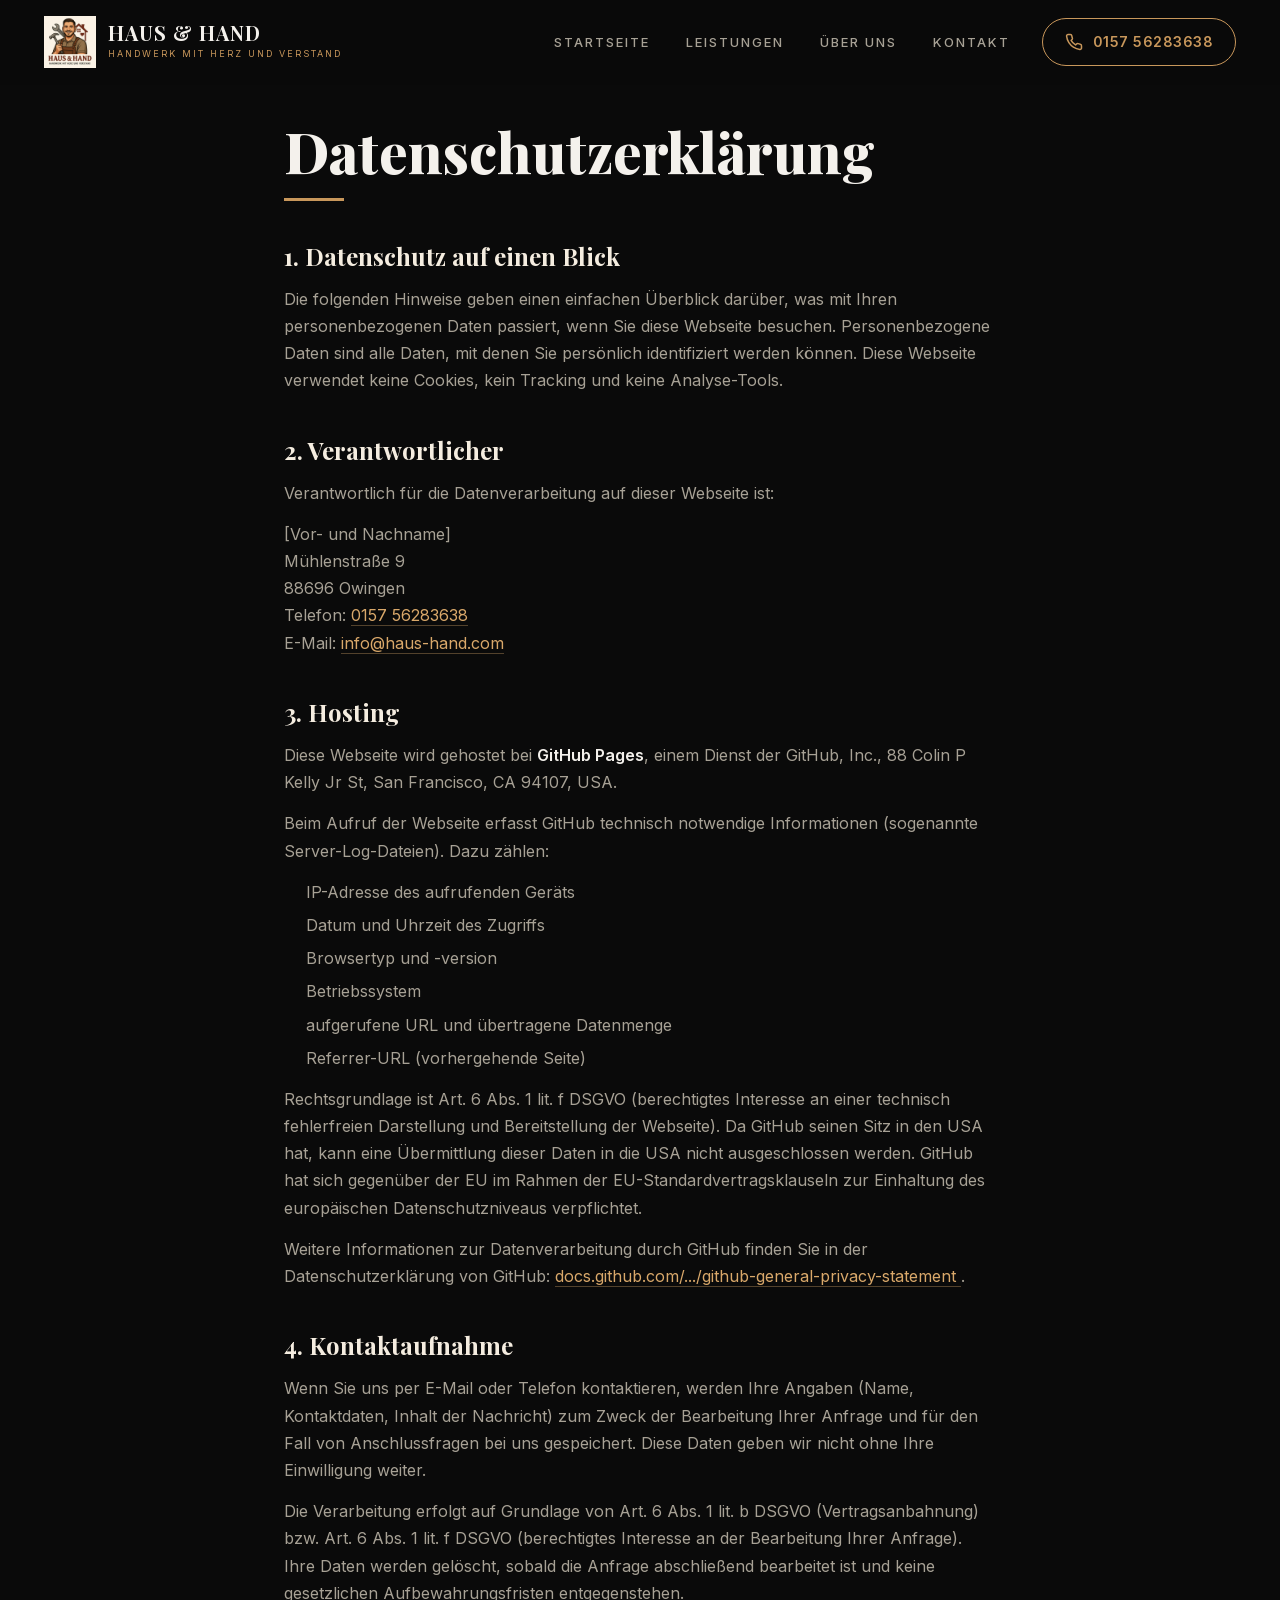
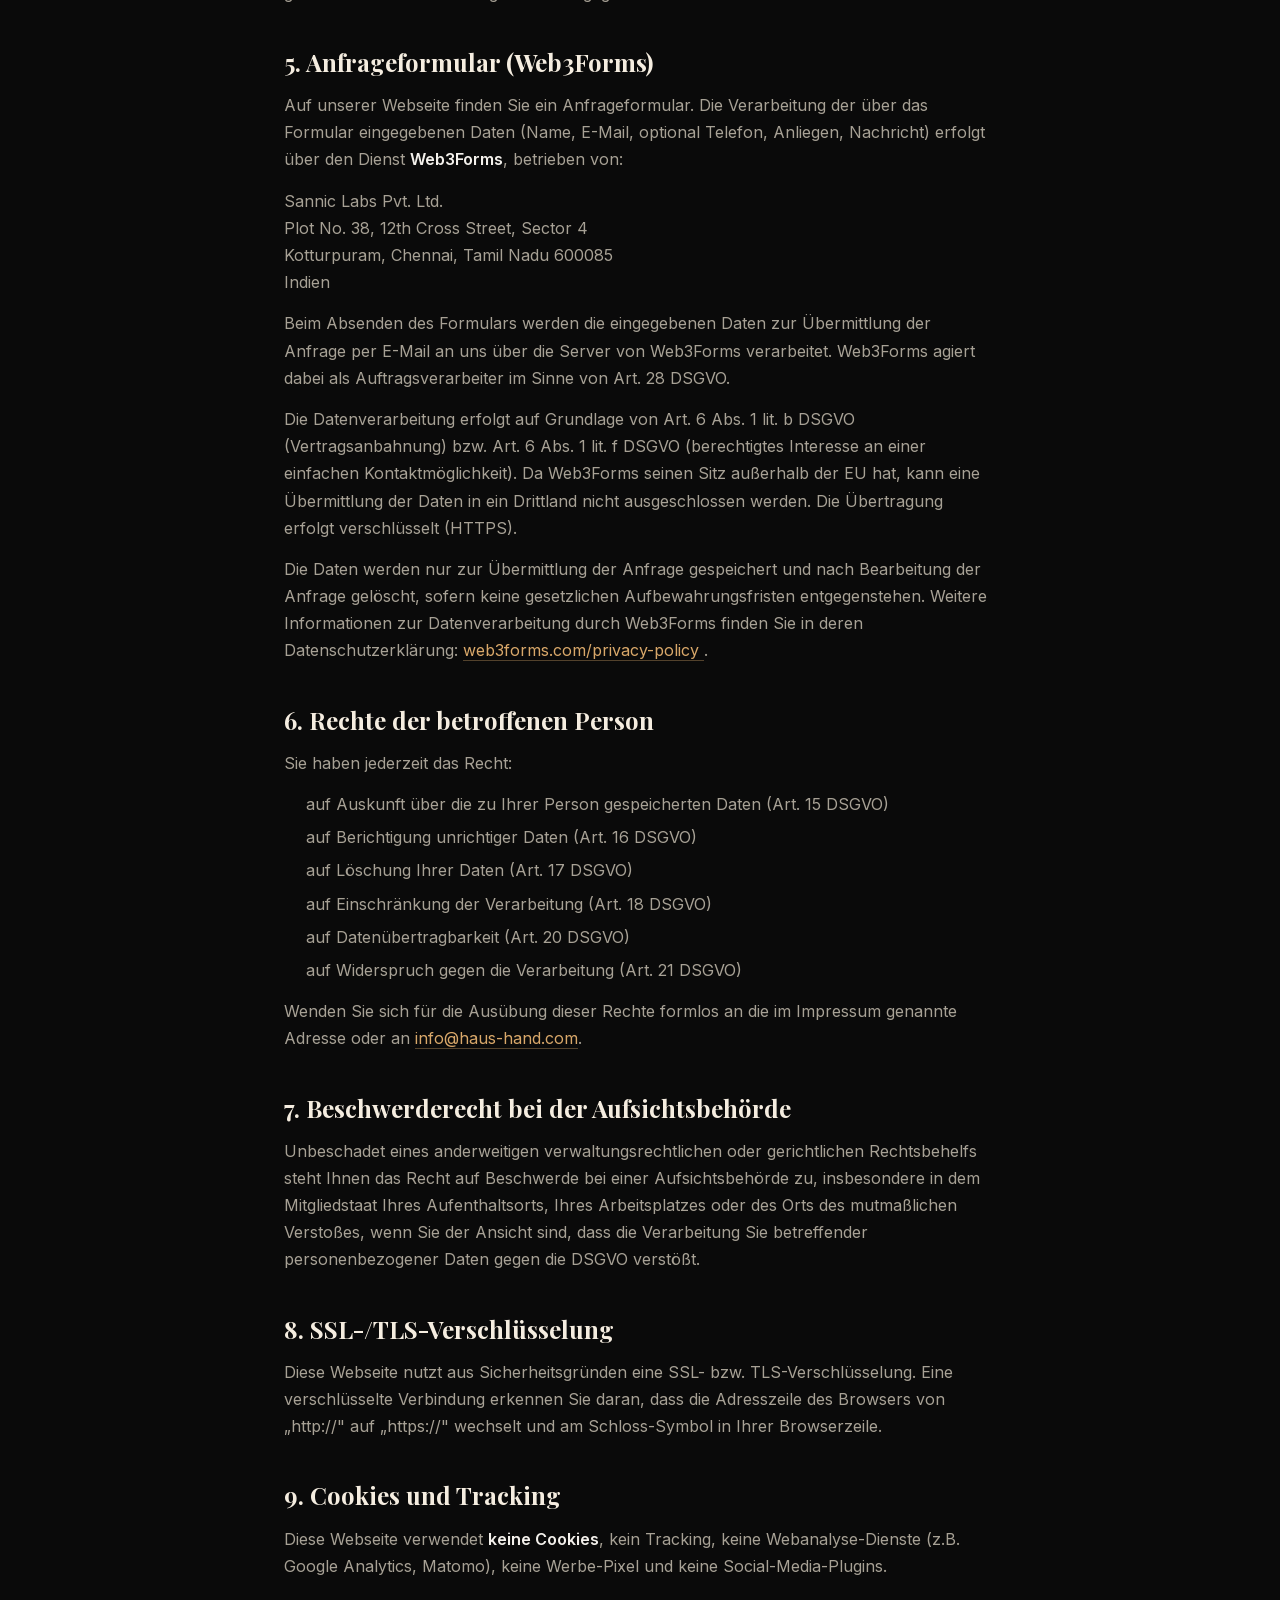
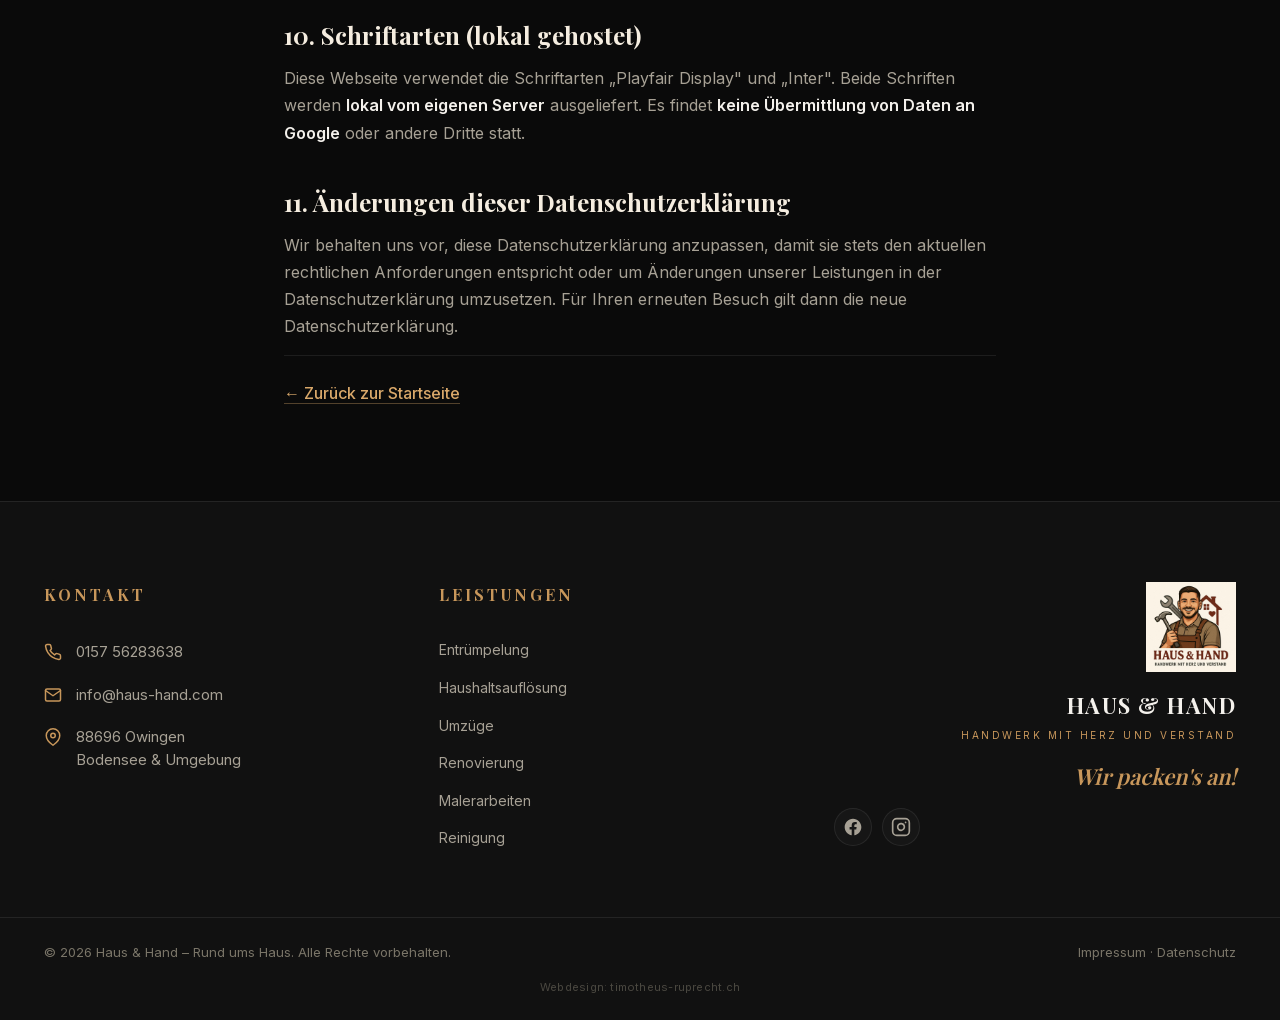
<file: datenschutz.html>
<!DOCTYPE html>
<html lang="de">
<head>
  <meta charset="UTF-8">
  <meta name="viewport" content="width=device-width, initial-scale=1.0">
  <meta name="description" content="Datenschutzerklärung – Haus & Hand, Hausmeisterservice in Owingen am Bodensee.">
  <meta name="robots" content="index, follow">
  <title>Datenschutzerklärung – Haus & Hand</title>
  <link rel="canonical" href="https://haus-hand.com/datenschutz.html">

  <!-- Open Graph -->
  <meta property="og:type" content="website">
  <meta property="og:locale" content="de_DE">
  <meta property="og:site_name" content="Haus & Hand">
  <meta property="og:url" content="https://haus-hand.com/datenschutz.html">
  <meta property="og:title" content="Datenschutzerklärung – Haus & Hand">
  <meta property="og:description" content="Datenschutzerklärung von Haus & Hand, Hausmeisterservice in Owingen am Bodensee.">
  <meta property="og:image" content="https://haus-hand.com/images/hero.jpg">

  <link rel="icon" type="image/png" sizes="32x32" href="favicon-32.png">
  <link rel="icon" type="image/png" sizes="16x16" href="favicon-16.png">
  <link rel="apple-touch-icon" sizes="180x180" href="apple-touch-icon.png">
  <link rel="stylesheet" href="styles.css">
</head>
<body>

  <!-- HEADER -->
  <header class="site-header" id="top">
    <div class="container header-inner">
      <a href="index.html" class="brand">
        <img src="images/logo.jpg" alt="Haus & Hand Logo" class="brand-logo">
        <div class="brand-text">
          <strong>HAUS &amp; HAND</strong>
          <span>HANDWERK MIT HERZ UND VERSTAND</span>
        </div>
      </a>

      <nav class="main-nav" id="mainNav">
        <a href="index.html" class="nav-link">Startseite</a>
        <a href="index.html#leistungen" class="nav-link">Leistungen</a>
        <a href="index.html#ueber-uns" class="nav-link">Über uns</a>
        <a href="index.html#kontakt" class="nav-link">Kontakt</a>
      </nav>

      <a href="tel:+4915756283638" class="phone-pill">
        <svg width="18" height="18" viewBox="0 0 24 24" fill="none" stroke="currentColor" stroke-width="2" stroke-linecap="round" stroke-linejoin="round"><path d="M22 16.92v3a2 2 0 0 1-2.18 2 19.79 19.79 0 0 1-8.63-3.07 19.5 19.5 0 0 1-6-6 19.79 19.79 0 0 1-3.07-8.67A2 2 0 0 1 4.11 2h3a2 2 0 0 1 2 1.72 12.84 12.84 0 0 0 .7 2.81 2 2 0 0 1-.45 2.11L8.09 9.91a16 16 0 0 0 6 6l1.27-1.27a2 2 0 0 1 2.11-.45 12.84 12.84 0 0 0 2.81.7A2 2 0 0 1 22 16.92z"/></svg>
        <span>0157 56283638</span>
      </a>
    </div>
  </header>

  <!-- LEGAL CONTENT -->
  <main class="legal-page">
    <div class="container">
      <h1>Datenschutzerklärung</h1>

      <h2>1. Datenschutz auf einen Blick</h2>
      <p>
        Die folgenden Hinweise geben einen einfachen Überblick darüber, was mit Ihren
        personenbezogenen Daten passiert, wenn Sie diese Webseite besuchen. Personenbezogene Daten
        sind alle Daten, mit denen Sie persönlich identifiziert werden können. Diese Webseite
        verwendet keine Cookies, kein Tracking und keine Analyse-Tools.
      </p>

      <h2>2. Verantwortlicher</h2>
      <p>
        Verantwortlich für die Datenverarbeitung auf dieser Webseite ist:
      </p>
      <p>
        [Vor- und Nachname]<br>
        Mühlenstraße 9<br>
        88696 Owingen<br>
        Telefon: <a href="tel:+4915756283638">0157 56283638</a><br>
        E-Mail: <a href="mailto:info@haus-hand.com">info@haus-hand.com</a>
      </p>

      <h2>3. Hosting</h2>
      <p>
        Diese Webseite wird gehostet bei <strong>GitHub Pages</strong>, einem Dienst der
        GitHub, Inc., 88 Colin P Kelly Jr St, San Francisco, CA 94107, USA.
      </p>
      <p>
        Beim Aufruf der Webseite erfasst GitHub technisch notwendige Informationen
        (sogenannte Server-Log-Dateien). Dazu zählen:
      </p>
      <ul>
        <li>IP-Adresse des aufrufenden Geräts</li>
        <li>Datum und Uhrzeit des Zugriffs</li>
        <li>Browsertyp und -version</li>
        <li>Betriebssystem</li>
        <li>aufgerufene URL und übertragene Datenmenge</li>
        <li>Referrer-URL (vorhergehende Seite)</li>
      </ul>
      <p>
        Rechtsgrundlage ist Art. 6 Abs. 1 lit. f DSGVO (berechtigtes Interesse an einer technisch
        fehlerfreien Darstellung und Bereitstellung der Webseite). Da GitHub seinen Sitz in den
        USA hat, kann eine Übermittlung dieser Daten in die USA nicht ausgeschlossen werden.
        GitHub hat sich gegenüber der EU im Rahmen der EU-Standardvertragsklauseln zur Einhaltung
        des europäischen Datenschutzniveaus verpflichtet.
      </p>
      <p>
        Weitere Informationen zur Datenverarbeitung durch GitHub finden Sie in der
        Datenschutzerklärung von GitHub:
        <a href="https://docs.github.com/site-policy/privacy-policies/github-general-privacy-statement" target="_blank" rel="noopener">
          docs.github.com/.../github-general-privacy-statement
        </a>.
      </p>

      <h2>4. Kontaktaufnahme</h2>
      <p>
        Wenn Sie uns per E-Mail oder Telefon kontaktieren, werden Ihre Angaben (Name,
        Kontaktdaten, Inhalt der Nachricht) zum Zweck der Bearbeitung Ihrer Anfrage und für den
        Fall von Anschlussfragen bei uns gespeichert. Diese Daten geben wir nicht ohne Ihre
        Einwilligung weiter.
      </p>
      <p>
        Die Verarbeitung erfolgt auf Grundlage von Art. 6 Abs. 1 lit. b DSGVO (Vertragsanbahnung)
        bzw. Art. 6 Abs. 1 lit. f DSGVO (berechtigtes Interesse an der Bearbeitung Ihrer Anfrage).
        Ihre Daten werden gelöscht, sobald die Anfrage abschließend bearbeitet ist und keine
        gesetzlichen Aufbewahrungsfristen entgegenstehen.
      </p>

      <h2>5. Anfrageformular (Web3Forms)</h2>
      <p>
        Auf unserer Webseite finden Sie ein Anfrageformular. Die Verarbeitung der über das
        Formular eingegebenen Daten (Name, E-Mail, optional Telefon, Anliegen, Nachricht)
        erfolgt über den Dienst <strong>Web3Forms</strong>, betrieben von:
      </p>
      <p>
        Sannic Labs Pvt. Ltd.<br>
        Plot No. 38, 12th Cross Street, Sector 4<br>
        Kotturpuram, Chennai, Tamil Nadu 600085<br>
        Indien
      </p>
      <p>
        Beim Absenden des Formulars werden die eingegebenen Daten zur Übermittlung der Anfrage
        per E-Mail an uns über die Server von Web3Forms verarbeitet. Web3Forms agiert dabei als
        Auftragsverarbeiter im Sinne von Art. 28 DSGVO.
      </p>
      <p>
        Die Datenverarbeitung erfolgt auf Grundlage von Art. 6 Abs. 1 lit. b DSGVO
        (Vertragsanbahnung) bzw. Art. 6 Abs. 1 lit. f DSGVO (berechtigtes Interesse an einer
        einfachen Kontaktmöglichkeit). Da Web3Forms seinen Sitz außerhalb der EU hat, kann eine
        Übermittlung der Daten in ein Drittland nicht ausgeschlossen werden. Die Übertragung
        erfolgt verschlüsselt (HTTPS).
      </p>
      <p>
        Die Daten werden nur zur Übermittlung der Anfrage gespeichert und nach Bearbeitung der
        Anfrage gelöscht, sofern keine gesetzlichen Aufbewahrungsfristen entgegenstehen.
        Weitere Informationen zur Datenverarbeitung durch Web3Forms finden Sie in deren
        Datenschutzerklärung:
        <a href="https://web3forms.com/privacy-policy" target="_blank" rel="noopener">
          web3forms.com/privacy-policy
        </a>.
      </p>

      <h2>6. Rechte der betroffenen Person</h2>
      <p>
        Sie haben jederzeit das Recht:
      </p>
      <ul>
        <li>auf Auskunft über die zu Ihrer Person gespeicherten Daten (Art. 15 DSGVO)</li>
        <li>auf Berichtigung unrichtiger Daten (Art. 16 DSGVO)</li>
        <li>auf Löschung Ihrer Daten (Art. 17 DSGVO)</li>
        <li>auf Einschränkung der Verarbeitung (Art. 18 DSGVO)</li>
        <li>auf Datenübertragbarkeit (Art. 20 DSGVO)</li>
        <li>auf Widerspruch gegen die Verarbeitung (Art. 21 DSGVO)</li>
      </ul>
      <p>
        Wenden Sie sich für die Ausübung dieser Rechte formlos an die im Impressum genannte
        Adresse oder an <a href="mailto:info@haus-hand.com">info@haus-hand.com</a>.
      </p>

      <h2>7. Beschwerderecht bei der Aufsichtsbehörde</h2>
      <p>
        Unbeschadet eines anderweitigen verwaltungsrechtlichen oder gerichtlichen Rechtsbehelfs
        steht Ihnen das Recht auf Beschwerde bei einer Aufsichtsbehörde zu, insbesondere in dem
        Mitgliedstaat Ihres Aufenthaltsorts, Ihres Arbeitsplatzes oder des Orts des mutmaßlichen
        Verstoßes, wenn Sie der Ansicht sind, dass die Verarbeitung Sie betreffender
        personenbezogener Daten gegen die DSGVO verstößt.
      </p>

      <h2>8. SSL-/TLS-Verschlüsselung</h2>
      <p>
        Diese Webseite nutzt aus Sicherheitsgründen eine SSL- bzw. TLS-Verschlüsselung. Eine
        verschlüsselte Verbindung erkennen Sie daran, dass die Adresszeile des Browsers von
        „http://" auf „https://" wechselt und am Schloss-Symbol in Ihrer Browserzeile.
      </p>

      <h2>9. Cookies und Tracking</h2>
      <p>
        Diese Webseite verwendet <strong>keine Cookies</strong>, kein Tracking, keine
        Webanalyse-Dienste (z.B. Google Analytics, Matomo), keine Werbe-Pixel und keine
        Social-Media-Plugins.
      </p>

      <h2>10. Schriftarten (lokal gehostet)</h2>
      <p>
        Diese Webseite verwendet die Schriftarten „Playfair Display" und „Inter".
        Beide Schriften werden <strong>lokal vom eigenen Server</strong> ausgeliefert.
        Es findet <strong>keine Übermittlung von Daten an Google</strong> oder andere Dritte statt.
      </p>

      <h2>11. Änderungen dieser Datenschutzerklärung</h2>
      <p>
        Wir behalten uns vor, diese Datenschutzerklärung anzupassen, damit sie stets den
        aktuellen rechtlichen Anforderungen entspricht oder um Änderungen unserer Leistungen in
        der Datenschutzerklärung umzusetzen. Für Ihren erneuten Besuch gilt dann die neue
        Datenschutzerklärung.
      </p>

      <p class="legal-back"><a href="index.html">← Zurück zur Startseite</a></p>
    </div>
  </main>

  <!-- FOOTER -->
  <footer class="site-footer">
    <div class="container footer-grid">
      <div class="footer-col">
        <h4>KONTAKT</h4>
        <ul class="contact-list">
          <li>
            <svg width="18" height="18" viewBox="0 0 24 24" fill="none" stroke="currentColor" stroke-width="2" stroke-linecap="round" stroke-linejoin="round"><path d="M22 16.92v3a2 2 0 0 1-2.18 2 19.79 19.79 0 0 1-8.63-3.07 19.5 19.5 0 0 1-6-6 19.79 19.79 0 0 1-3.07-8.67A2 2 0 0 1 4.11 2h3a2 2 0 0 1 2 1.72 12.84 12.84 0 0 0 .7 2.81 2 2 0 0 1-.45 2.11L8.09 9.91a16 16 0 0 0 6 6l1.27-1.27a2 2 0 0 1 2.11-.45 12.84 12.84 0 0 0 2.81.7A2 2 0 0 1 22 16.92z"/></svg>
            <a href="tel:+4915756283638">0157 56283638</a>
          </li>
          <li>
            <svg width="18" height="18" viewBox="0 0 24 24" fill="none" stroke="currentColor" stroke-width="2" stroke-linecap="round" stroke-linejoin="round"><path d="M4 4h16c1.1 0 2 .9 2 2v12c0 1.1-.9 2-2 2H4c-1.1 0-2-.9-2-2V6c0-1.1.9-2 2-2z"/><polyline points="22,6 12,13 2,6"/></svg>
            <a href="mailto:info@haus-hand.com">info@haus-hand.com</a>
          </li>
          <li>
            <svg width="18" height="18" viewBox="0 0 24 24" fill="none" stroke="currentColor" stroke-width="2" stroke-linecap="round" stroke-linejoin="round"><path d="M21 10c0 7-9 13-9 13s-9-6-9-13a9 9 0 0 1 18 0z"/><circle cx="12" cy="10" r="3"/></svg>
            <span>88696 Owingen<br>Bodensee &amp; Umgebung</span>
          </li>
        </ul>
      </div>

      <div class="footer-col">
        <h4>LEISTUNGEN</h4>
        <ul class="footer-links">
          <li><a href="index.html#leistungen">Entrümpelung</a></li>
          <li><a href="index.html#leistungen">Haushaltsauflösung</a></li>
          <li><a href="index.html#leistungen">Umzüge</a></li>
          <li><a href="index.html#leistungen">Renovierung</a></li>
          <li><a href="index.html#leistungen">Malerarbeiten</a></li>
          <li><a href="index.html#leistungen">Reinigung</a></li>
        </ul>
      </div>

      <div class="footer-col footer-brand">
        <img src="images/logo.jpg" alt="Haus & Hand Logo" loading="lazy">
        <strong>HAUS &amp; HAND</strong>
        <span>HANDWERK MIT HERZ UND VERSTAND</span>
        <p class="footer-claim">Wir packen's an!</p>
        <div class="footer-social">
          <a href="https://www.facebook.com/profile.php?id=61579986088967" target="_blank" rel="noopener" aria-label="Haus & Hand auf Facebook">
            <svg width="20" height="20" viewBox="0 0 24 24" fill="currentColor"><path d="M22 12.07C22 6.51 17.52 2 12 2S2 6.51 2 12.07c0 5.02 3.66 9.18 8.44 9.93v-7.02H7.9v-2.91h2.54V9.84c0-2.52 1.49-3.91 3.78-3.91 1.09 0 2.24.2 2.24.2v2.47h-1.26c-1.24 0-1.63.77-1.63 1.56v1.88h2.78l-.45 2.91h-2.33V22c4.78-.75 8.44-4.91 8.44-9.93z"/></svg>
          </a>
          <a href="https://www.instagram.com/haus_und_hand/" target="_blank" rel="noopener" aria-label="Haus & Hand auf Instagram">
            <svg width="20" height="20" viewBox="0 0 24 24" fill="none" stroke="currentColor" stroke-width="2" stroke-linecap="round" stroke-linejoin="round"><rect x="2" y="2" width="20" height="20" rx="5" ry="5"/><path d="M16 11.37A4 4 0 1 1 12.63 8 4 4 0 0 1 16 11.37z"/><line x1="17.5" y1="6.5" x2="17.51" y2="6.5"/></svg>
          </a>
        </div>
      </div>
    </div>

    <div class="footer-bottom">
      <div class="container">
        <p>© 2026 Haus &amp; Hand – Rund ums Haus. Alle Rechte vorbehalten.</p>
        <p><a href="impressum.html">Impressum</a> · <a href="datenschutz.html">Datenschutz</a></p>
        <p class="footer-credit">Webdesign: <a href="https://timotheus-ruprecht.ch" target="_blank" rel="noopener">timotheus-ruprecht.ch</a></p>
      </div>
    </div>
  </footer>

</body>
</html>
</file>
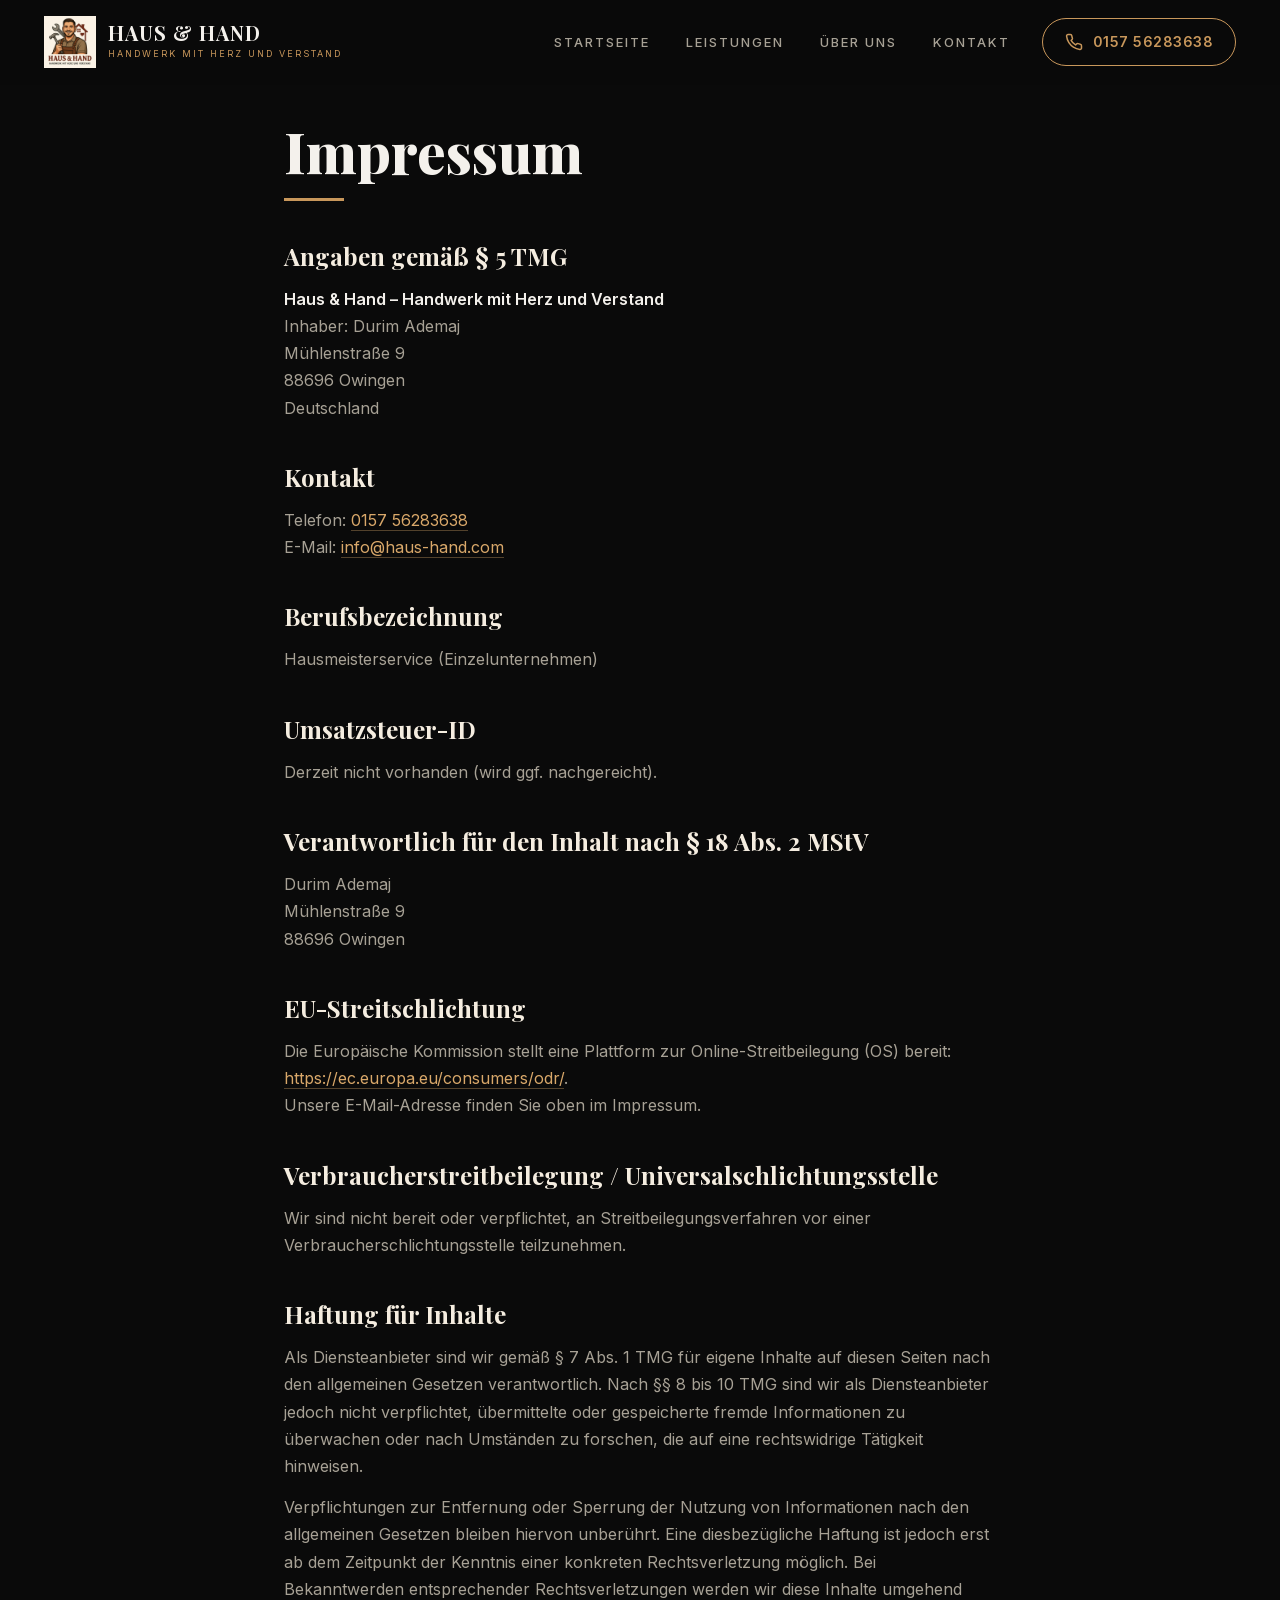
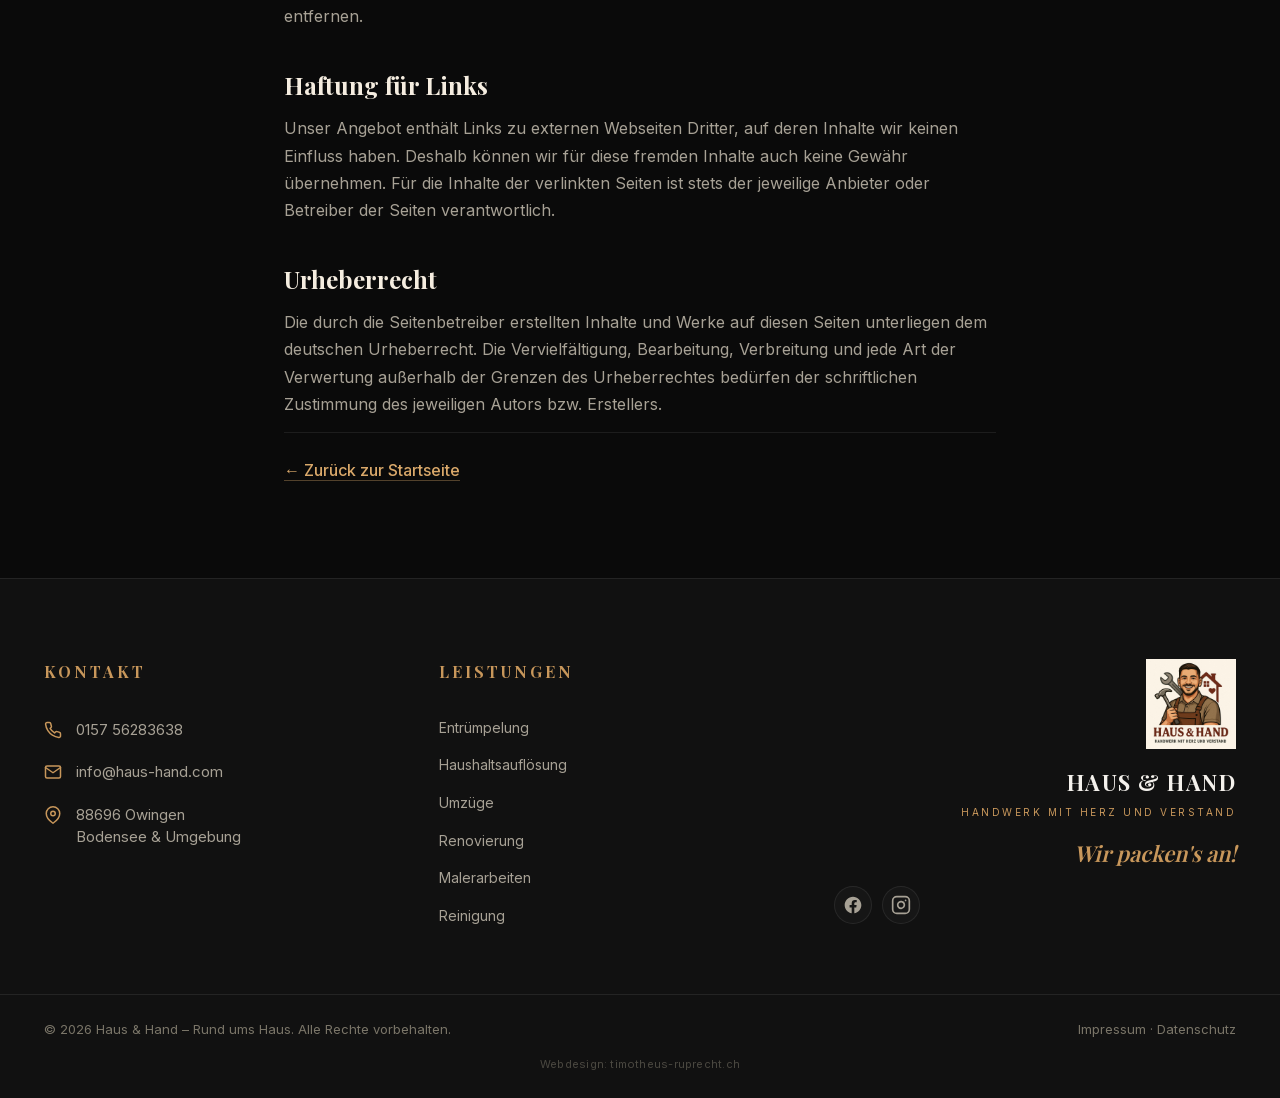
<file: impressum.html>
<!DOCTYPE html>
<html lang="de">
<head>
  <meta charset="UTF-8">
  <meta name="viewport" content="width=device-width, initial-scale=1.0">
  <meta name="description" content="Impressum – Haus & Hand, Hausmeisterservice in Owingen am Bodensee.">
  <meta name="robots" content="index, follow">
  <title>Impressum – Haus & Hand</title>
  <link rel="canonical" href="https://haus-hand.com/impressum.html">

  <!-- Open Graph -->
  <meta property="og:type" content="website">
  <meta property="og:locale" content="de_DE">
  <meta property="og:site_name" content="Haus & Hand">
  <meta property="og:url" content="https://haus-hand.com/impressum.html">
  <meta property="og:title" content="Impressum – Haus & Hand">
  <meta property="og:description" content="Anbieterkennzeichnung gemäß § 5 TMG für Haus & Hand, Hausmeisterservice in Owingen am Bodensee.">
  <meta property="og:image" content="https://haus-hand.com/images/hero.jpg">

  <link rel="icon" type="image/png" sizes="32x32" href="favicon-32.png">
  <link rel="icon" type="image/png" sizes="16x16" href="favicon-16.png">
  <link rel="apple-touch-icon" sizes="180x180" href="apple-touch-icon.png">
  <link rel="stylesheet" href="styles.css">
</head>
<body>

  <!-- HEADER -->
  <header class="site-header" id="top">
    <div class="container header-inner">
      <a href="index.html" class="brand">
        <img src="images/logo.jpg" alt="Haus & Hand Logo" class="brand-logo">
        <div class="brand-text">
          <strong>HAUS &amp; HAND</strong>
          <span>HANDWERK MIT HERZ UND VERSTAND</span>
        </div>
      </a>

      <nav class="main-nav" id="mainNav">
        <a href="index.html" class="nav-link">Startseite</a>
        <a href="index.html#leistungen" class="nav-link">Leistungen</a>
        <a href="index.html#ueber-uns" class="nav-link">Über uns</a>
        <a href="index.html#kontakt" class="nav-link">Kontakt</a>
      </nav>

      <a href="tel:+4915756283638" class="phone-pill">
        <svg width="18" height="18" viewBox="0 0 24 24" fill="none" stroke="currentColor" stroke-width="2" stroke-linecap="round" stroke-linejoin="round"><path d="M22 16.92v3a2 2 0 0 1-2.18 2 19.79 19.79 0 0 1-8.63-3.07 19.5 19.5 0 0 1-6-6 19.79 19.79 0 0 1-3.07-8.67A2 2 0 0 1 4.11 2h3a2 2 0 0 1 2 1.72 12.84 12.84 0 0 0 .7 2.81 2 2 0 0 1-.45 2.11L8.09 9.91a16 16 0 0 0 6 6l1.27-1.27a2 2 0 0 1 2.11-.45 12.84 12.84 0 0 0 2.81.7A2 2 0 0 1 22 16.92z"/></svg>
        <span>0157 56283638</span>
      </a>
    </div>
  </header>

  <!-- LEGAL CONTENT -->
  <main class="legal-page">
    <div class="container">
      <h1>Impressum</h1>

      <h2>Angaben gemäß § 5 TMG</h2>
      <p>
        <strong>Haus &amp; Hand – Handwerk mit Herz und Verstand</strong><br>
        Inhaber: Durim Ademaj<br>
        Mühlenstraße 9<br>
        88696 Owingen<br>
        Deutschland
      </p>

      <h2>Kontakt</h2>
      <p>
        Telefon: <a href="tel:+4915756283638">0157 56283638</a><br>
        E-Mail: <a href="mailto:info@haus-hand.com">info@haus-hand.com</a>
      </p>

      <h2>Berufsbezeichnung</h2>
      <p>Hausmeisterservice (Einzelunternehmen)</p>

      <h2>Umsatzsteuer-ID</h2>
      <p>Derzeit nicht vorhanden (wird ggf. nachgereicht).</p>

      <h2>Verantwortlich für den Inhalt nach § 18 Abs. 2 MStV</h2>
      <p>
        Durim Ademaj<br>
        Mühlenstraße 9<br>
        88696 Owingen
      </p>

      <h2>EU-Streitschlichtung</h2>
      <p>
        Die Europäische Kommission stellt eine Plattform zur Online-Streitbeilegung (OS) bereit:
        <a href="https://ec.europa.eu/consumers/odr/" target="_blank" rel="noopener">https://ec.europa.eu/consumers/odr/</a>.<br>
        Unsere E-Mail-Adresse finden Sie oben im Impressum.
      </p>

      <h2>Verbraucherstreitbeilegung / Universalschlichtungsstelle</h2>
      <p>
        Wir sind nicht bereit oder verpflichtet, an Streitbeilegungsverfahren vor einer
        Verbraucherschlichtungsstelle teilzunehmen.
      </p>

      <h2>Haftung für Inhalte</h2>
      <p>
        Als Diensteanbieter sind wir gemäß § 7 Abs. 1 TMG für eigene Inhalte auf diesen Seiten
        nach den allgemeinen Gesetzen verantwortlich. Nach §§ 8 bis 10 TMG sind wir als
        Diensteanbieter jedoch nicht verpflichtet, übermittelte oder gespeicherte fremde
        Informationen zu überwachen oder nach Umständen zu forschen, die auf eine rechtswidrige
        Tätigkeit hinweisen.
      </p>
      <p>
        Verpflichtungen zur Entfernung oder Sperrung der Nutzung von Informationen nach den
        allgemeinen Gesetzen bleiben hiervon unberührt. Eine diesbezügliche Haftung ist jedoch
        erst ab dem Zeitpunkt der Kenntnis einer konkreten Rechtsverletzung möglich. Bei
        Bekanntwerden entsprechender Rechtsverletzungen werden wir diese Inhalte umgehend entfernen.
      </p>

      <h2>Haftung für Links</h2>
      <p>
        Unser Angebot enthält Links zu externen Webseiten Dritter, auf deren Inhalte wir
        keinen Einfluss haben. Deshalb können wir für diese fremden Inhalte auch keine Gewähr
        übernehmen. Für die Inhalte der verlinkten Seiten ist stets der jeweilige Anbieter oder
        Betreiber der Seiten verantwortlich.
      </p>

      <h2>Urheberrecht</h2>
      <p>
        Die durch die Seitenbetreiber erstellten Inhalte und Werke auf diesen Seiten unterliegen
        dem deutschen Urheberrecht. Die Vervielfältigung, Bearbeitung, Verbreitung und jede Art
        der Verwertung außerhalb der Grenzen des Urheberrechtes bedürfen der schriftlichen
        Zustimmung des jeweiligen Autors bzw. Erstellers.
      </p>

      <p class="legal-back"><a href="index.html">← Zurück zur Startseite</a></p>
    </div>
  </main>

  <!-- FOOTER -->
  <footer class="site-footer">
    <div class="container footer-grid">
      <div class="footer-col">
        <h4>KONTAKT</h4>
        <ul class="contact-list">
          <li>
            <svg width="18" height="18" viewBox="0 0 24 24" fill="none" stroke="currentColor" stroke-width="2" stroke-linecap="round" stroke-linejoin="round"><path d="M22 16.92v3a2 2 0 0 1-2.18 2 19.79 19.79 0 0 1-8.63-3.07 19.5 19.5 0 0 1-6-6 19.79 19.79 0 0 1-3.07-8.67A2 2 0 0 1 4.11 2h3a2 2 0 0 1 2 1.72 12.84 12.84 0 0 0 .7 2.81 2 2 0 0 1-.45 2.11L8.09 9.91a16 16 0 0 0 6 6l1.27-1.27a2 2 0 0 1 2.11-.45 12.84 12.84 0 0 0 2.81.7A2 2 0 0 1 22 16.92z"/></svg>
            <a href="tel:+4915756283638">0157 56283638</a>
          </li>
          <li>
            <svg width="18" height="18" viewBox="0 0 24 24" fill="none" stroke="currentColor" stroke-width="2" stroke-linecap="round" stroke-linejoin="round"><path d="M4 4h16c1.1 0 2 .9 2 2v12c0 1.1-.9 2-2 2H4c-1.1 0-2-.9-2-2V6c0-1.1.9-2 2-2z"/><polyline points="22,6 12,13 2,6"/></svg>
            <a href="mailto:info@haus-hand.com">info@haus-hand.com</a>
          </li>
          <li>
            <svg width="18" height="18" viewBox="0 0 24 24" fill="none" stroke="currentColor" stroke-width="2" stroke-linecap="round" stroke-linejoin="round"><path d="M21 10c0 7-9 13-9 13s-9-6-9-13a9 9 0 0 1 18 0z"/><circle cx="12" cy="10" r="3"/></svg>
            <span>88696 Owingen<br>Bodensee &amp; Umgebung</span>
          </li>
        </ul>
      </div>

      <div class="footer-col">
        <h4>LEISTUNGEN</h4>
        <ul class="footer-links">
          <li><a href="index.html#leistungen">Entrümpelung</a></li>
          <li><a href="index.html#leistungen">Haushaltsauflösung</a></li>
          <li><a href="index.html#leistungen">Umzüge</a></li>
          <li><a href="index.html#leistungen">Renovierung</a></li>
          <li><a href="index.html#leistungen">Malerarbeiten</a></li>
          <li><a href="index.html#leistungen">Reinigung</a></li>
        </ul>
      </div>

      <div class="footer-col footer-brand">
        <img src="images/logo.jpg" alt="Haus & Hand Logo" loading="lazy">
        <strong>HAUS &amp; HAND</strong>
        <span>HANDWERK MIT HERZ UND VERSTAND</span>
        <p class="footer-claim">Wir packen's an!</p>
        <div class="footer-social">
          <a href="https://www.facebook.com/profile.php?id=61579986088967" target="_blank" rel="noopener" aria-label="Haus & Hand auf Facebook">
            <svg width="20" height="20" viewBox="0 0 24 24" fill="currentColor"><path d="M22 12.07C22 6.51 17.52 2 12 2S2 6.51 2 12.07c0 5.02 3.66 9.18 8.44 9.93v-7.02H7.9v-2.91h2.54V9.84c0-2.52 1.49-3.91 3.78-3.91 1.09 0 2.24.2 2.24.2v2.47h-1.26c-1.24 0-1.63.77-1.63 1.56v1.88h2.78l-.45 2.91h-2.33V22c4.78-.75 8.44-4.91 8.44-9.93z"/></svg>
          </a>
          <a href="https://www.instagram.com/haus_und_hand/" target="_blank" rel="noopener" aria-label="Haus & Hand auf Instagram">
            <svg width="20" height="20" viewBox="0 0 24 24" fill="none" stroke="currentColor" stroke-width="2" stroke-linecap="round" stroke-linejoin="round"><rect x="2" y="2" width="20" height="20" rx="5" ry="5"/><path d="M16 11.37A4 4 0 1 1 12.63 8 4 4 0 0 1 16 11.37z"/><line x1="17.5" y1="6.5" x2="17.51" y2="6.5"/></svg>
          </a>
        </div>
      </div>
    </div>

    <div class="footer-bottom">
      <div class="container">
        <p>© 2026 Haus &amp; Hand – Rund ums Haus. Alle Rechte vorbehalten.</p>
        <p><a href="impressum.html">Impressum</a> · <a href="datenschutz.html">Datenschutz</a></p>
        <p class="footer-credit">Webdesign: <a href="https://timotheus-ruprecht.ch" target="_blank" rel="noopener">timotheus-ruprecht.ch</a></p>
      </div>
    </div>
  </footer>

</body>
</html>
</file>
<file: styles.css>
/* Self-hosted Google Fonts - Playfair Display + Inter (latin, latin-ext) */
/* latin-ext */
@font-face {
  font-family: 'Inter';
  font-style: normal;
  font-weight: 300;
  font-display: swap;
  src: url(fonts/Inter-300-latin-ext.woff2) format('woff2');
  unicode-range: U+0100-02BA, U+02BD-02C5, U+02C7-02CC, U+02CE-02D7, U+02DD-02FF, U+0304, U+0308, U+0329, U+1D00-1DBF, U+1E00-1E9F, U+1EF2-1EFF, U+2020, U+20A0-20AB, U+20AD-20C0, U+2113, U+2C60-2C7F, U+A720-A7FF;
}
/* latin */
@font-face {
  font-family: 'Inter';
  font-style: normal;
  font-weight: 300;
  font-display: swap;
  src: url(fonts/Inter-300-latin.woff2) format('woff2');
  unicode-range: U+0000-00FF, U+0131, U+0152-0153, U+02BB-02BC, U+02C6, U+02DA, U+02DC, U+0304, U+0308, U+0329, U+2000-206F, U+20AC, U+2122, U+2191, U+2193, U+2212, U+2215, U+FEFF, U+FFFD;
}
/* latin-ext */
@font-face {
  font-family: 'Inter';
  font-style: normal;
  font-weight: 400;
  font-display: swap;
  src: url(fonts/Inter-400-latin-ext.woff2) format('woff2');
  unicode-range: U+0100-02BA, U+02BD-02C5, U+02C7-02CC, U+02CE-02D7, U+02DD-02FF, U+0304, U+0308, U+0329, U+1D00-1DBF, U+1E00-1E9F, U+1EF2-1EFF, U+2020, U+20A0-20AB, U+20AD-20C0, U+2113, U+2C60-2C7F, U+A720-A7FF;
}
/* latin */
@font-face {
  font-family: 'Inter';
  font-style: normal;
  font-weight: 400;
  font-display: swap;
  src: url(fonts/Inter-400-latin.woff2) format('woff2');
  unicode-range: U+0000-00FF, U+0131, U+0152-0153, U+02BB-02BC, U+02C6, U+02DA, U+02DC, U+0304, U+0308, U+0329, U+2000-206F, U+20AC, U+2122, U+2191, U+2193, U+2212, U+2215, U+FEFF, U+FFFD;
}
/* latin-ext */
@font-face {
  font-family: 'Inter';
  font-style: normal;
  font-weight: 500;
  font-display: swap;
  src: url(fonts/Inter-500-latin-ext.woff2) format('woff2');
  unicode-range: U+0100-02BA, U+02BD-02C5, U+02C7-02CC, U+02CE-02D7, U+02DD-02FF, U+0304, U+0308, U+0329, U+1D00-1DBF, U+1E00-1E9F, U+1EF2-1EFF, U+2020, U+20A0-20AB, U+20AD-20C0, U+2113, U+2C60-2C7F, U+A720-A7FF;
}
/* latin */
@font-face {
  font-family: 'Inter';
  font-style: normal;
  font-weight: 500;
  font-display: swap;
  src: url(fonts/Inter-500-latin.woff2) format('woff2');
  unicode-range: U+0000-00FF, U+0131, U+0152-0153, U+02BB-02BC, U+02C6, U+02DA, U+02DC, U+0304, U+0308, U+0329, U+2000-206F, U+20AC, U+2122, U+2191, U+2193, U+2212, U+2215, U+FEFF, U+FFFD;
}
/* latin-ext */
@font-face {
  font-family: 'Inter';
  font-style: normal;
  font-weight: 600;
  font-display: swap;
  src: url(fonts/Inter-600-latin-ext.woff2) format('woff2');
  unicode-range: U+0100-02BA, U+02BD-02C5, U+02C7-02CC, U+02CE-02D7, U+02DD-02FF, U+0304, U+0308, U+0329, U+1D00-1DBF, U+1E00-1E9F, U+1EF2-1EFF, U+2020, U+20A0-20AB, U+20AD-20C0, U+2113, U+2C60-2C7F, U+A720-A7FF;
}
/* latin */
@font-face {
  font-family: 'Inter';
  font-style: normal;
  font-weight: 600;
  font-display: swap;
  src: url(fonts/Inter-600-latin.woff2) format('woff2');
  unicode-range: U+0000-00FF, U+0131, U+0152-0153, U+02BB-02BC, U+02C6, U+02DA, U+02DC, U+0304, U+0308, U+0329, U+2000-206F, U+20AC, U+2122, U+2191, U+2193, U+2212, U+2215, U+FEFF, U+FFFD;
}
/* latin-ext */
@font-face {
  font-family: 'Inter';
  font-style: normal;
  font-weight: 700;
  font-display: swap;
  src: url(fonts/Inter-700-latin-ext.woff2) format('woff2');
  unicode-range: U+0100-02BA, U+02BD-02C5, U+02C7-02CC, U+02CE-02D7, U+02DD-02FF, U+0304, U+0308, U+0329, U+1D00-1DBF, U+1E00-1E9F, U+1EF2-1EFF, U+2020, U+20A0-20AB, U+20AD-20C0, U+2113, U+2C60-2C7F, U+A720-A7FF;
}
/* latin */
@font-face {
  font-family: 'Inter';
  font-style: normal;
  font-weight: 700;
  font-display: swap;
  src: url(fonts/Inter-700-latin.woff2) format('woff2');
  unicode-range: U+0000-00FF, U+0131, U+0152-0153, U+02BB-02BC, U+02C6, U+02DA, U+02DC, U+0304, U+0308, U+0329, U+2000-206F, U+20AC, U+2122, U+2191, U+2193, U+2212, U+2215, U+FEFF, U+FFFD;
}
/* latin-ext */
@font-face {
  font-family: 'Playfair Display';
  font-style: normal;
  font-weight: 600;
  font-display: swap;
  src: url(fonts/PlayfairDisplay-600-latin-ext.woff2) format('woff2');
  unicode-range: U+0100-02BA, U+02BD-02C5, U+02C7-02CC, U+02CE-02D7, U+02DD-02FF, U+0304, U+0308, U+0329, U+1D00-1DBF, U+1E00-1E9F, U+1EF2-1EFF, U+2020, U+20A0-20AB, U+20AD-20C0, U+2113, U+2C60-2C7F, U+A720-A7FF;
}
/* latin */
@font-face {
  font-family: 'Playfair Display';
  font-style: normal;
  font-weight: 600;
  font-display: swap;
  src: url(fonts/PlayfairDisplay-600-latin.woff2) format('woff2');
  unicode-range: U+0000-00FF, U+0131, U+0152-0153, U+02BB-02BC, U+02C6, U+02DA, U+02DC, U+0304, U+0308, U+0329, U+2000-206F, U+20AC, U+2122, U+2191, U+2193, U+2212, U+2215, U+FEFF, U+FFFD;
}
/* latin-ext */
@font-face {
  font-family: 'Playfair Display';
  font-style: normal;
  font-weight: 700;
  font-display: swap;
  src: url(fonts/PlayfairDisplay-700-latin-ext.woff2) format('woff2');
  unicode-range: U+0100-02BA, U+02BD-02C5, U+02C7-02CC, U+02CE-02D7, U+02DD-02FF, U+0304, U+0308, U+0329, U+1D00-1DBF, U+1E00-1E9F, U+1EF2-1EFF, U+2020, U+20A0-20AB, U+20AD-20C0, U+2113, U+2C60-2C7F, U+A720-A7FF;
}
/* latin */
@font-face {
  font-family: 'Playfair Display';
  font-style: normal;
  font-weight: 700;
  font-display: swap;
  src: url(fonts/PlayfairDisplay-700-latin.woff2) format('woff2');
  unicode-range: U+0000-00FF, U+0131, U+0152-0153, U+02BB-02BC, U+02C6, U+02DA, U+02DC, U+0304, U+0308, U+0329, U+2000-206F, U+20AC, U+2122, U+2191, U+2193, U+2212, U+2215, U+FEFF, U+FFFD;
}
/* latin-ext */
@font-face {
  font-family: 'Playfair Display';
  font-style: normal;
  font-weight: 800;
  font-display: swap;
  src: url(fonts/PlayfairDisplay-800-latin-ext.woff2) format('woff2');
  unicode-range: U+0100-02BA, U+02BD-02C5, U+02C7-02CC, U+02CE-02D7, U+02DD-02FF, U+0304, U+0308, U+0329, U+1D00-1DBF, U+1E00-1E9F, U+1EF2-1EFF, U+2020, U+20A0-20AB, U+20AD-20C0, U+2113, U+2C60-2C7F, U+A720-A7FF;
}
/* latin */
@font-face {
  font-family: 'Playfair Display';
  font-style: normal;
  font-weight: 800;
  font-display: swap;
  src: url(fonts/PlayfairDisplay-800-latin.woff2) format('woff2');
  unicode-range: U+0000-00FF, U+0131, U+0152-0153, U+02BB-02BC, U+02C6, U+02DA, U+02DC, U+0304, U+0308, U+0329, U+2000-206F, U+20AC, U+2122, U+2191, U+2193, U+2212, U+2215, U+FEFF, U+FFFD;
}
/* latin-ext */
@font-face {
  font-family: 'Playfair Display';
  font-style: normal;
  font-weight: 900;
  font-display: swap;
  src: url(fonts/PlayfairDisplay-900-latin-ext.woff2) format('woff2');
  unicode-range: U+0100-02BA, U+02BD-02C5, U+02C7-02CC, U+02CE-02D7, U+02DD-02FF, U+0304, U+0308, U+0329, U+1D00-1DBF, U+1E00-1E9F, U+1EF2-1EFF, U+2020, U+20A0-20AB, U+20AD-20C0, U+2113, U+2C60-2C7F, U+A720-A7FF;
}
/* latin */
@font-face {
  font-family: 'Playfair Display';
  font-style: normal;
  font-weight: 900;
  font-display: swap;
  src: url(fonts/PlayfairDisplay-900-latin.woff2) format('woff2');
  unicode-range: U+0000-00FF, U+0131, U+0152-0153, U+02BB-02BC, U+02C6, U+02DA, U+02DC, U+0304, U+0308, U+0329, U+2000-206F, U+20AC, U+2122, U+2191, U+2193, U+2212, U+2215, U+FEFF, U+FFFD;
}
/* ======================================
   HAUS & HAND – Version 1
   Dark / Gold Premium Theme
   ====================================== */

:root {
  --dark-1: #0a0a0a;
  --dark-2: #111111;
  --dark-3: #161616;
  --dark-4: #1d1d1d;
  --line: rgba(255, 255, 255, 0.08);
  --line-strong: rgba(255, 255, 255, 0.14);

  --cream: #f5ede0;
  --cream-2: #ece2d1;

  --gold: #c8975b;
  --gold-bright: #d9a86a;
  --gold-soft: #b9874b;

  --text: #f4f1ec;
  --text-muted: #a7a195;
  --text-dim: #7a7568;

  --whatsapp: #25D366;
  --whatsapp-dark: #1ebd5a;

  --serif: 'Playfair Display', Georgia, serif;
  --sans: 'Inter', -apple-system, BlinkMacSystemFont, 'Segoe UI', sans-serif;

  --radius: 8px;
  --radius-lg: 14px;
  --transition: 0.25s ease;
}

* { box-sizing: border-box; margin: 0; padding: 0; }

html { scroll-behavior: smooth; }

body {
  font-family: var(--sans);
  color: var(--text);
  background: var(--dark-1);
  line-height: 1.6;
  font-size: 16px;
  -webkit-font-smoothing: antialiased;
}

img { max-width: 100%; display: block; }
a { color: inherit; text-decoration: none; transition: color var(--transition); }
ul { list-style: none; }

.container {
  width: 100%;
  max-width: 1240px;
  margin: 0 auto;
  padding: 0 24px;
}

.gold { color: var(--gold); }

.eyebrow {
  display: inline-block;
  font-size: 13px;
  font-weight: 600;
  letter-spacing: 3px;
  color: var(--gold);
  text-transform: uppercase;
  margin-bottom: 12px;
}
.eyebrow.center { display: block; text-align: center; }

/* ===== Buttons ===== */
.btn {
  display: inline-flex;
  align-items: center;
  gap: 10px;
  padding: 16px 28px;
  font-family: var(--sans);
  font-weight: 600;
  font-size: 13px;
  letter-spacing: 1.5px;
  text-transform: uppercase;
  border: 2px solid transparent;
  border-radius: var(--radius);
  cursor: pointer;
  transition: all var(--transition);
  white-space: nowrap;
}
.btn-gold {
  background: var(--gold);
  color: var(--dark-1);
  border-color: var(--gold);
}
.btn-gold:hover {
  background: var(--gold-bright);
  border-color: var(--gold-bright);
  transform: translateY(-2px);
  box-shadow: 0 10px 30px rgba(200, 151, 91, 0.3);
}
.btn-ghost {
  background: transparent;
  color: var(--text);
  border-color: var(--line-strong);
}
.btn-ghost:hover {
  border-color: var(--gold);
  color: var(--gold);
}
.btn-whatsapp {
  background: var(--whatsapp);
  color: white;
  border-color: var(--whatsapp);
}
.btn-whatsapp:hover {
  background: var(--whatsapp-dark);
  border-color: var(--whatsapp-dark);
  transform: translateY(-2px);
}

/* ===== Header ===== */
.site-header {
  position: fixed;
  top: 0; left: 0; right: 0;
  z-index: 100;
  background: rgba(10, 10, 10, 0.85);
  backdrop-filter: blur(12px);
  -webkit-backdrop-filter: blur(12px);
  border-bottom: 1px solid transparent;
  transition: all var(--transition);
}
.site-header.scrolled {
  background: rgba(10, 10, 10, 0.95);
  border-bottom-color: var(--line);
  box-shadow: 0 4px 20px rgba(0,0,0,0.5);
}

.header-inner {
  display: flex;
  align-items: center;
  gap: 32px;
  padding: 16px 24px;
}

.brand {
  display: flex;
  align-items: center;
  gap: 12px;
  flex-shrink: 0;
}
.brand-logo {
  width: 52px;
  height: 52px;
  object-fit: contain;
}
.brand-text strong {
  display: block;
  font-family: var(--serif);
  font-size: 20px;
  font-weight: 700;
  letter-spacing: 1px;
  line-height: 1;
}
.brand-text span {
  display: block;
  font-size: 9px;
  letter-spacing: 2px;
  color: var(--gold);
  margin-top: 4px;
}

.main-nav {
  display: flex;
  gap: 36px;
  margin-left: auto;
}
.nav-link {
  font-size: 13px;
  font-weight: 500;
  letter-spacing: 2px;
  text-transform: uppercase;
  color: var(--text-muted);
  position: relative;
  padding: 6px 0;
}
.nav-link:hover { color: var(--text); }
.nav-link.active {
  color: var(--gold);
}
.nav-link.active::after {
  content: '';
  position: absolute;
  bottom: -4px;
  left: 0;
  width: 28px;
  height: 2px;
  background: var(--gold);
}

.phone-pill {
  display: inline-flex;
  align-items: center;
  gap: 10px;
  padding: 12px 22px;
  border: 1.5px solid var(--gold);
  border-radius: 50px;
  color: var(--gold);
  font-weight: 600;
  font-size: 14px;
  letter-spacing: 0.5px;
  transition: all var(--transition);
}
.phone-pill:hover {
  background: var(--gold);
  color: var(--dark-1);
}

.nav-toggle {
  display: none;
  flex-direction: column;
  gap: 5px;
  background: none;
  border: none;
  cursor: pointer;
  padding: 6px;
}
.nav-toggle span {
  display: block;
  width: 26px;
  height: 2px;
  background: var(--text);
  transition: all var(--transition);
}
.nav-toggle.open span:nth-child(1) { transform: rotate(45deg) translate(5px, 5px); }
.nav-toggle.open span:nth-child(2) { opacity: 0; }
.nav-toggle.open span:nth-child(3) { transform: rotate(-45deg) translate(7px, -7px); }

/* ===== Hero ===== */
.hero {
  position: relative;
  min-height: 100vh;
  display: flex;
  align-items: center;
  padding: 140px 0 80px;
  overflow: hidden;
}
.hero-bg {
  position: absolute;
  inset: 0;
  z-index: -1;
  overflow: hidden;
  background: var(--dark-1);
}
.hero-slide {
  position: absolute;
  inset: 0;
  background-size: cover;
  background-position: center;
  opacity: 0;
  transform: scale(1.04);
  transition: opacity 1.6s ease, transform 9s ease-out;
}
.hero-slide.active {
  opacity: 1;
  transform: scale(1);
}
.hero-overlay {
  position: absolute;
  inset: 0;
  background:
    linear-gradient(135deg, rgba(10,10,10,0.92) 0%, rgba(10,10,10,0.70) 50%, rgba(10,10,10,0.85) 100%),
    radial-gradient(ellipse at top right, rgba(200,151,91,0.18), transparent 60%);
  pointer-events: none;
}
.hero-dots {
  position: absolute;
  bottom: 36px;
  left: 50%;
  transform: translateX(-50%);
  display: flex;
  gap: 8px;
  z-index: 4;
  background: rgba(0,0,0,0.45);
  padding: 8px 14px;
  border-radius: 50px;
  backdrop-filter: blur(8px);
  -webkit-backdrop-filter: blur(8px);
  border: 1px solid rgba(200,151,91,0.25);
}
.hero-dots .dot {
  width: 8px;
  height: 8px;
  padding: 0;
  border-radius: 50%;
  background: rgba(255,255,255,0.4);
  border: none;
  cursor: pointer;
  transition: all 0.3s ease;
}
.hero-dots .dot.active {
  background: var(--gold);
  width: 26px;
  border-radius: 4px;
}
.hero-dots .dot:hover { background: var(--text); }
.hero::after {
  content: '';
  position: absolute;
  bottom: 0; left: 0; right: 0;
  height: 120px;
  background: linear-gradient(to bottom, transparent, var(--dark-2));
  z-index: 0;
  pointer-events: none;
}
.hero-inner { position: relative; z-index: 1; }
.hero-text { max-width: 720px; }

.hero h1 {
  font-family: var(--serif);
  font-size: clamp(48px, 8vw, 110px);
  font-weight: 800;
  line-height: 0.95;
  letter-spacing: -1px;
  margin-bottom: 8px;
}
.hero h1 .amp {
  color: var(--gold);
  font-weight: 400;
  margin: 0 8px;
}

.hero-tag {
  font-family: var(--serif);
  font-size: clamp(20px, 2.5vw, 32px);
  font-weight: 400;
  letter-spacing: 8px;
  color: var(--gold);
  margin-bottom: 28px;
}

.hero-ctas {
  display: flex;
  flex-wrap: wrap;
  gap: 16px;
  margin-bottom: 48px;
}

.trust { display: flex; align-items: center; gap: 18px; }
.trust .stars {
  color: var(--gold);
  font-size: 22px;
  letter-spacing: 2px;
}
.trust-text strong {
  display: block;
  font-size: 15px;
  color: var(--text);
}
.trust-text > span {
  font-size: 13px;
  color: var(--text-muted);
}

.hero-lead {
  font-size: 18px;
  color: var(--text-muted);
  max-width: 560px;
  margin-bottom: 32px;
  line-height: 1.7;
}

/* ===== USP Marquee ===== */
.usp-strip {
  background: var(--cream);
  color: var(--dark-1);
  padding: 26px 0;
  position: relative;
  border-top: 1px solid rgba(200,151,91,0.25);
  border-bottom: 1px solid rgba(200,151,91,0.25);
  overflow: hidden;
}
.marquee {
  width: 100%;
  overflow: hidden;
  position: relative;
  -webkit-mask-image: linear-gradient(to right, transparent 0, #000 80px, #000 calc(100% - 80px), transparent 100%);
  mask-image: linear-gradient(to right, transparent 0, #000 80px, #000 calc(100% - 80px), transparent 100%);
}
.marquee-track {
  display: flex;
  align-items: center;
  width: max-content;
  gap: 36px;
  animation: marquee-scroll 50s linear infinite;
  will-change: transform;
}
@keyframes marquee-scroll {
  from { transform: translateX(0); }
  to { transform: translateX(-50%); }
}
.marquee:hover .marquee-track {
  animation-play-state: paused;
}
.m-item {
  display: inline-flex;
  align-items: center;
  gap: 14px;
  font-family: var(--serif);
  font-size: 22px;
  font-weight: 700;
  letter-spacing: 1.5px;
  text-transform: uppercase;
  color: var(--dark-1);
  white-space: nowrap;
  flex-shrink: 0;
}
.m-item svg {
  color: var(--gold-soft);
  flex-shrink: 0;
}
.m-sep {
  display: inline-flex;
  align-items: center;
  font-size: 10px;
  color: var(--gold);
  flex-shrink: 0;
}
@media (prefers-reduced-motion: reduce) {
  .marquee-track { animation: none; }
}

/* ===== Section Heading ===== */
.section-head {
  text-align: center;
  margin-bottom: 60px;
}
.section-head h2 {
  font-family: var(--serif);
  font-size: clamp(32px, 5vw, 52px);
  font-weight: 700;
  letter-spacing: -0.5px;
  line-height: 1.15;
  margin-bottom: 16px;
}
.section-sub {
  color: var(--text-muted);
  font-size: 16px;
  max-width: 560px;
  margin: 0 auto;
}

/* ===== Services ===== */
.services {
  background: var(--dark-2);
  padding: 110px 0;
  position: relative;
}
.services::before {
  content: '';
  position: absolute;
  top: 0; left: 50%;
  transform: translateX(-50%);
  width: 80px;
  height: 4px;
  background: var(--gold);
}

.services-grid {
  display: grid;
  grid-template-columns: repeat(3, 1fr);
  gap: 24px;
}
.service-card {
  background: var(--dark-3);
  border: 1px solid var(--line);
  border-radius: var(--radius-lg);
  padding: 36px 28px;
  text-align: center;
  transition: all var(--transition);
  position: relative;
  overflow: hidden;
}
.service-card::before {
  content: '';
  position: absolute;
  top: 0; left: 0;
  width: 100%;
  height: 3px;
  background: linear-gradient(90deg, transparent, var(--gold), transparent);
  transform: translateX(-100%);
  transition: transform 0.5s ease;
}
.service-card:hover {
  transform: translateY(-6px);
  border-color: var(--gold);
  background: var(--dark-4);
  box-shadow: 0 20px 40px rgba(0,0,0,0.5);
}
.service-card:hover::before {
  transform: translateX(0);
}
.service-icon {
  display: inline-flex;
  align-items: center;
  justify-content: center;
  width: 72px;
  height: 72px;
  background: rgba(200, 151, 91, 0.1);
  color: var(--gold);
  border-radius: 50%;
  margin-bottom: 20px;
  border: 1px solid rgba(200, 151, 91, 0.25);
}
.service-card h3 {
  font-family: var(--serif);
  font-size: 20px;
  font-weight: 700;
  letter-spacing: 0.5px;
  text-transform: uppercase;
  margin-bottom: 12px;
}
.service-card p {
  color: var(--text-muted);
  font-size: 14px;
  line-height: 1.6;
}

/* ===== About ===== */
.about {
  background: var(--dark-1);
  padding: 110px 0;
  position: relative;
}
.about-grid {
  display: grid;
  grid-template-columns: 1fr 1.1fr;
  gap: 80px;
  align-items: center;
}
.about-image {
  position: relative;
  border-radius: var(--radius-lg);
  overflow: hidden;
  aspect-ratio: 1/1;
  background: var(--cream);
  padding: 24px;
  box-shadow: 0 20px 50px rgba(0,0,0,0.4), 0 0 0 1px rgba(200,151,91,0.2);
}
.about-image img {
  width: 100%;
  height: 100%;
  object-fit: contain;
}
.about-image-overlay {
  position: absolute;
  inset: 0;
  background: linear-gradient(135deg, transparent 50%, rgba(200,151,91,0.2));
  pointer-events: none;
}
.about-text h2 {
  font-family: var(--serif);
  font-size: clamp(32px, 4.5vw, 48px);
  font-weight: 700;
  letter-spacing: -0.5px;
  line-height: 1.1;
  margin-bottom: 24px;
}
.about-text p {
  font-size: 16px;
  color: var(--text-muted);
  margin-bottom: 16px;
  line-height: 1.75;
  max-width: 540px;
}
.signature {
  font-family: var(--serif);
  font-style: italic;
  color: var(--gold) !important;
  margin-top: 8px !important;
  font-size: 18px !important;
}

.stats {
  display: grid;
  grid-template-columns: repeat(2, 1fr);
  gap: 16px;
  margin-top: 40px;
  max-width: 540px;
}
.stat {
  background: var(--dark-3);
  border: 1px solid var(--line);
  border-radius: var(--radius);
  padding: 24px;
  text-align: center;
  transition: all var(--transition);
}
.stat:hover {
  border-color: var(--gold);
  transform: translateY(-2px);
}
.stat strong {
  display: block;
  font-family: var(--serif);
  font-size: 42px;
  font-weight: 800;
  color: var(--gold);
  line-height: 1;
  margin-bottom: 8px;
}
.stat > span {
  font-size: 11px;
  letter-spacing: 1.5px;
  color: var(--text-muted);
  font-weight: 500;
}

/* ===== Gallery ===== */
.gallery {
  background: var(--dark-2);
  padding: 110px 0;
}
.gallery-grid {
  display: grid;
  grid-template-columns: repeat(4, 1fr);
  grid-auto-rows: 220px;
  gap: 16px;
}
.gal-item {
  position: relative;
  overflow: hidden;
  border-radius: var(--radius);
  background: var(--dark-3);
  cursor: pointer;
}
.gal-item img {
  width: 100%;
  height: 100%;
  object-fit: cover;
  transition: transform 0.6s ease;
}
.gal-item::after {
  content: '';
  position: absolute;
  inset: 0;
  background: linear-gradient(to top, rgba(10,10,10,0.85) 0%, transparent 50%);
  opacity: 0.7;
  transition: opacity var(--transition);
}
.gal-item:hover img { transform: scale(1.08); }
.gal-item:hover::after { opacity: 1; }
.gal-item figcaption {
  position: absolute;
  bottom: 18px;
  left: 20px;
  right: 20px;
  font-family: var(--serif);
  font-weight: 700;
  font-size: 17px;
  color: var(--cream);
  z-index: 2;
  letter-spacing: 0.5px;
}
.gal-large {
  grid-column: span 2;
  grid-row: span 2;
}

/* ===== Testimonials ===== */
.testimonials {
  background: var(--dark-1);
  padding: 110px 0;
}
.testi-grid {
  display: grid;
  grid-template-columns: repeat(3, 1fr);
  gap: 24px;
}
.testi {
  background: var(--dark-3);
  border: 1px solid var(--line);
  border-radius: var(--radius-lg);
  padding: 36px 32px;
  position: relative;
}
.testi::before {
  content: '"';
  position: absolute;
  top: 8px;
  right: 24px;
  font-family: var(--serif);
  font-size: 100px;
  color: var(--gold);
  opacity: 0.15;
  line-height: 1;
}
.testi .stars { margin-bottom: 16px; font-size: 18px; }
.testi p {
  color: var(--text);
  font-size: 16px;
  line-height: 1.7;
  margin-bottom: 20px;
  font-style: italic;
}
.testi cite {
  color: var(--gold);
  font-style: normal;
  font-weight: 600;
  font-size: 14px;
  letter-spacing: 0.5px;
}

/* ===== CTA Band ===== */
.cta-band {
  background: linear-gradient(135deg, var(--gold-soft), var(--gold));
  color: var(--dark-1);
  padding: 50px 0;
}
.cta-inner {
  display: flex;
  align-items: center;
  gap: 28px;
  flex-wrap: wrap;
}
.cta-icon {
  display: inline-flex;
  align-items: center;
  justify-content: center;
  width: 64px;
  height: 64px;
  background: var(--dark-1);
  color: var(--gold);
  border-radius: 50%;
  flex-shrink: 0;
}
.cta-text { flex: 1; min-width: 240px; }
.cta-text h3 {
  font-family: var(--serif);
  font-size: 26px;
  font-weight: 700;
  margin-bottom: 4px;
}
.cta-text p {
  font-size: 14px;
  color: rgba(10, 10, 10, 0.75);
}
.cta-band .btn-whatsapp {
  background: var(--dark-1);
  color: white;
  border-color: var(--dark-1);
}
.cta-band .btn-whatsapp:hover {
  background: var(--whatsapp);
  border-color: var(--whatsapp);
}

/* ===== Footer ===== */
.site-footer {
  background: var(--dark-2);
  padding: 80px 0 0;
  border-top: 1px solid var(--line);
}
.footer-grid {
  display: grid;
  grid-template-columns: 1fr 1fr 1.2fr;
  gap: 60px;
  padding-bottom: 60px;
}
.footer-col h4 {
  font-family: var(--serif);
  font-size: 16px;
  letter-spacing: 3px;
  color: var(--gold);
  margin-bottom: 24px;
  font-weight: 700;
}
.contact-list li {
  display: flex;
  align-items: flex-start;
  gap: 14px;
  padding: 10px 0;
  color: var(--text-muted);
  font-size: 15px;
  line-height: 1.5;
}
.contact-list svg {
  color: var(--gold);
  flex-shrink: 0;
  margin-top: 2px;
}
.contact-list a:hover { color: var(--gold); }

.footer-links li { padding: 6px 0; }
.footer-links a {
  color: var(--text-muted);
  font-size: 14px;
  transition: color var(--transition), padding-left var(--transition);
}
.footer-links a:hover {
  color: var(--gold);
  padding-left: 6px;
}

.footer-brand {
  text-align: right;
}
.footer-brand img {
  width: 90px;
  height: 90px;
  object-fit: contain;
  margin-left: auto;
  margin-bottom: 16px;
}
.footer-brand strong {
  display: block;
  font-family: var(--serif);
  font-size: 22px;
  letter-spacing: 1.5px;
  margin-bottom: 4px;
}
.footer-brand span {
  display: block;
  font-size: 10px;
  letter-spacing: 2.5px;
  color: var(--gold);
  margin-bottom: 16px;
}
.footer-claim {
  font-family: var(--serif);
  font-style: italic;
  color: var(--gold);
  font-size: 22px;
}

.footer-bottom {
  border-top: 1px solid var(--line);
  padding: 24px 0;
}
.footer-bottom .container {
  display: flex;
  justify-content: space-between;
  align-items: center;
  flex-wrap: wrap;
  gap: 12px;
  font-size: 13px;
  color: var(--text-dim);
}
.footer-bottom a:hover { color: var(--gold); }
.footer-credit {
  flex-basis: 100%;
  text-align: center;
  font-size: 11px;
  opacity: 0.55;
  margin-top: 4px;
  letter-spacing: 0.02em;
}
.footer-credit a { color: inherit; }

/* ===== Services Section (Split Layout with B/A Slider) ===== */
.services-new {
  padding: 110px 0 0;
  background: var(--dark-2);
  position: relative;
}
.services-new::before {
  content: '';
  position: absolute;
  top: 0; left: 50%;
  transform: translateX(-50%);
  width: 80px;
  height: 4px;
  background: var(--gold);
}

.svc-head {
  display: flex;
  justify-content: space-between;
  align-items: end;
  gap: 40px;
  flex-wrap: wrap;
  margin-bottom: 60px;
}
.svc-head h2 {
  font-family: var(--serif);
  font-weight: 700;
  font-size: clamp(38px, 5vw, 64px);
  line-height: 1;
  letter-spacing: -1px;
  text-transform: uppercase;
  color: var(--text);
  max-width: 720px;
}
.svc-lead {
  max-width: 360px;
  color: var(--text-muted);
  font-size: 16px;
  line-height: 1.6;
}

.svc-block {
  padding: 70px 0;
  border-top: 1px solid var(--line);
}
.svc-grid {
  display: grid;
  grid-template-columns: 0.85fr 1.15fr;
  gap: 60px;
  align-items: center;
}
.svc-block.flip .svc-grid { grid-template-columns: 1.15fr 0.85fr; }
.svc-block.flip .svc-info { order: 2; }
.svc-block.flip .svc-media { order: 1; }

/* Info side */
.svc-tag {
  display: inline-flex;
  align-items: center;
  gap: 12px;
  font-family: var(--sans);
  font-size: 11px;
  letter-spacing: 2.5px;
  text-transform: uppercase;
  color: var(--text-muted);
  margin-bottom: 24px;
}
.svc-num {
  background: var(--gold);
  color: var(--dark-1);
  padding: 4px 10px;
  border-radius: 4px;
  font-size: 10px;
  font-weight: 700;
  letter-spacing: 1px;
}
.svc-info h3 {
  font-family: var(--serif);
  font-weight: 700;
  font-size: clamp(32px, 4vw, 52px);
  line-height: 1.05;
  letter-spacing: -1px;
  text-transform: uppercase;
  margin-bottom: 22px;
  color: var(--text);
}
.gold-italic {
  font-style: italic;
  font-weight: 400;
  color: var(--gold);
  text-transform: none;
}
.svc-info > p {
  font-size: 17px;
  color: var(--text-muted);
  margin-bottom: 28px;
  max-width: 480px;
  line-height: 1.65;
}
.svc-bullets {
  list-style: none;
  margin-bottom: 32px;
  border-top: 1px solid var(--line);
}
.svc-bullets li {
  padding: 14px 0;
  border-bottom: 1px solid var(--line);
  display: flex;
  justify-content: space-between;
  align-items: center;
  font-size: 14.5px;
  color: var(--text);
}
.svc-bullets li::after {
  content: '→';
  color: var(--gold);
  font-size: 15px;
  margin-left: 12px;
}
/* Renovierung sub-grid (kompakt, alles sichtbar) */
.svc-subgrid {
  display: grid;
  grid-template-columns: 1fr 1fr;
  gap: 1px;
  background: var(--line);
  border: 1px solid var(--line);
  border-radius: 8px;
  overflow: hidden;
  margin-bottom: 32px;
}
.svc-subitem {
  background: var(--dark-3);
  padding: 14px 18px;
  transition: background .2s ease;
}
.svc-subitem:hover { background: var(--dark-4); }
.svc-subitem strong {
  display: block;
  font-family: var(--serif);
  font-weight: 700;
  font-size: 15px;
  color: var(--text);
  margin-bottom: 2px;
  letter-spacing: 0.2px;
}
.svc-subitem span {
  display: block;
  font-size: 12.5px;
  color: var(--text-muted);
  line-height: 1.45;
}
@media (max-width: 600px) {
  .svc-subgrid { grid-template-columns: 1fr; }
}

.svc-link {
  display: inline-flex;
  align-items: center;
  gap: 10px;
  text-decoration: none;
  color: var(--text);
  font-weight: 600;
  font-size: 14px;
  letter-spacing: 0.5px;
  text-transform: uppercase;
  border-bottom: 1px solid var(--text);
  padding-bottom: 4px;
  transition: gap .25s ease, color .25s ease, border-color .25s ease;
}
.svc-link:hover {
  gap: 16px;
  color: var(--gold);
  border-bottom-color: var(--gold);
}
.svc-link span { transition: transform .25s ease; }
.svc-link:hover span { transform: translateX(4px); }

/* ===== Before / After Slider ===== */
.ba {
  position: relative;
  aspect-ratio: 4/3;
  border-radius: 10px;
  overflow: hidden;
  background: var(--dark-3);
  user-select: none;
  cursor: ew-resize;
  box-shadow: 0 30px 80px -30px rgba(0,0,0,0.6);
}
.ba img {
  position: absolute;
  inset: 0;
  width: 100%;
  height: 100%;
  object-fit: cover;
  pointer-events: none;
  -webkit-user-drag: none;
}
.ba .after-wrap {
  position: absolute;
  inset: 0;
  overflow: hidden;
}
.ba .label {
  position: absolute;
  top: 18px;
  padding: 7px 14px;
  border-radius: 999px;
  font-family: var(--sans);
  font-size: 10.5px;
  letter-spacing: 2px;
  text-transform: uppercase;
  font-weight: 600;
  backdrop-filter: blur(8px);
  -webkit-backdrop-filter: blur(8px);
  pointer-events: none;
  transition: opacity .2s ease;
}
.ba .label-before {
  left: 18px;
  background: rgba(10,10,10,0.7);
  color: var(--text);
  border: 1px solid rgba(255,255,255,0.1);
}
.ba .label-after {
  right: 18px;
  background: var(--gold);
  color: var(--dark-1);
}
.ba .divider {
  position: absolute;
  top: 0; bottom: 0;
  width: 2px;
  background: var(--gold);
  pointer-events: none;
  box-shadow: 0 0 0 1px rgba(0,0,0,0.2);
}
.ba .handle {
  position: absolute;
  top: 50%;
  transform: translate(-50%, -50%);
  width: 48px;
  height: 48px;
  border-radius: 50%;
  background: var(--gold);
  display: grid;
  place-items: center;
  box-shadow: 0 6px 18px rgba(0,0,0,0.4);
  pointer-events: none;
  transition: transform .15s ease, background .15s ease;
}
.ba:hover .handle {
  transform: translate(-50%, -50%) scale(1.08);
  background: var(--gold-bright);
}
.ba .handle svg { color: var(--dark-1); }

.ba-foot {
  display: flex;
  justify-content: space-between;
  align-items: center;
  margin-top: 18px;
  font-family: var(--sans);
  font-size: 11px;
  letter-spacing: 1.5px;
  text-transform: uppercase;
  color: var(--text-muted);
  flex-wrap: wrap;
  gap: 12px;
}
.ba-toggle {
  display: inline-flex;
  background: var(--dark-3);
  border-radius: 999px;
  padding: 4px;
  gap: 2px;
  border: 1px solid var(--line);
}
.ba-toggle button {
  border: none;
  background: transparent;
  padding: 8px 14px;
  border-radius: 999px;
  cursor: pointer;
  font-family: var(--sans);
  font-size: 11px;
  letter-spacing: 1.5px;
  text-transform: uppercase;
  color: var(--text-muted);
  font-weight: 600;
  transition: all .2s ease;
}
.ba-toggle button:hover { color: var(--text); }
.ba-toggle button.active {
  background: var(--gold);
  color: var(--dark-1);
}

/* Responsive */
@media (max-width: 880px) {
  .services-new { padding-top: 70px; }
  .svc-head { margin-bottom: 40px; }
  .svc-block { padding: 50px 0; }
  .svc-grid,
  .svc-block.flip .svc-grid { grid-template-columns: 1fr; gap: 36px; }
  .svc-block.flip .svc-info,
  .svc-info { order: 2; }
  .svc-block.flip .svc-media,
  .svc-media { order: 1; }
}

/* ===== Contact Form ===== */
.contact-form {
  background: var(--dark-1);
  padding: 110px 0;
  position: relative;
}
.contact-form::before {
  content: '';
  position: absolute;
  top: 0; left: 50%;
  transform: translateX(-50%);
  width: 80px;
  height: 4px;
  background: var(--gold);
}
.contact-grid {
  display: grid;
  grid-template-columns: 0.85fr 1.15fr;
  gap: 80px;
  align-items: start;
}
.contact-text h2 {
  font-family: var(--serif);
  font-weight: 700;
  font-size: clamp(36px, 4.5vw, 56px);
  line-height: 1.05;
  letter-spacing: -1px;
  margin-bottom: 24px;
  color: var(--text);
}
.contact-text > p {
  color: var(--text-muted);
  font-size: 16.5px;
  line-height: 1.7;
  margin-bottom: 32px;
  max-width: 460px;
}
.contact-meta {
  list-style: none;
  border-top: 1px solid var(--line);
  padding-top: 24px;
}
.contact-meta li {
  display: flex;
  align-items: center;
  gap: 14px;
  padding: 12px 0;
  font-size: 15px;
  color: var(--text);
}
.contact-meta svg {
  color: var(--gold);
  flex-shrink: 0;
}
.contact-meta a:hover { color: var(--gold); }
.contact-meta span { color: var(--text-muted); }

/* Form card */
.contact-form-card {
  background: var(--dark-3);
  border: 1px solid var(--line);
  border-radius: 14px;
  padding: 40px 36px;
  display: flex;
  flex-direction: column;
  gap: 18px;
}
.form-row { display: block; }
.form-row-2 {
  display: grid;
  grid-template-columns: 1fr 1fr;
  gap: 18px;
}
.field {
  display: flex;
  flex-direction: column;
  gap: 8px;
}
.field > span {
  font-size: 12px;
  font-weight: 600;
  letter-spacing: 1.5px;
  text-transform: uppercase;
  color: var(--text-muted);
}
.field input,
.field select,
.field textarea {
  font-family: var(--sans);
  font-size: 15px;
  color: var(--text);
  background: var(--dark-2);
  border: 1px solid var(--line);
  border-radius: 8px;
  padding: 14px 16px;
  transition: border-color 0.2s ease, background 0.2s ease, box-shadow 0.2s ease;
  width: 100%;
}
.field textarea {
  resize: vertical;
  min-height: 120px;
  line-height: 1.55;
}
.field select {
  appearance: none;
  -webkit-appearance: none;
  background-image: url("data:image/svg+xml;utf8,<svg xmlns='http://www.w3.org/2000/svg' width='12' height='8' viewBox='0 0 12 8' fill='none' stroke='%23c8975b' stroke-width='2' stroke-linecap='round'><polyline points='1 1.5 6 6.5 11 1.5'/></svg>");
  background-repeat: no-repeat;
  background-position: right 16px center;
  padding-right: 44px;
}
.field input::placeholder,
.field textarea::placeholder {
  color: var(--text-dim);
}
.field input:focus,
.field select:focus,
.field textarea:focus {
  outline: none;
  border-color: var(--gold);
  background: var(--dark-2);
  box-shadow: 0 0 0 4px rgba(200, 151, 91, 0.12);
}
.field input:invalid:not(:placeholder-shown),
.field textarea:invalid:not(:placeholder-shown) {
  border-color: rgba(220, 80, 60, 0.6);
}

.form-consent .checkbox {
  display: flex;
  align-items: flex-start;
  gap: 12px;
  cursor: pointer;
  font-size: 13.5px;
  color: var(--text-muted);
  line-height: 1.5;
}
.form-consent input[type="checkbox"] {
  appearance: none;
  -webkit-appearance: none;
  width: 18px;
  height: 18px;
  border: 1px solid var(--line-strong);
  border-radius: 4px;
  background: var(--dark-2);
  cursor: pointer;
  flex-shrink: 0;
  margin-top: 2px;
  transition: all 0.2s ease;
  position: relative;
}
.form-consent input[type="checkbox"]:checked {
  background: var(--gold);
  border-color: var(--gold);
}
.form-consent input[type="checkbox"]:checked::after {
  content: '';
  position: absolute;
  left: 5px;
  top: 1px;
  width: 5px;
  height: 10px;
  border: solid var(--dark-1);
  border-width: 0 2px 2px 0;
  transform: rotate(45deg);
}

.form-actions {
  display: flex;
  align-items: center;
  gap: 18px;
  flex-wrap: wrap;
  margin-top: 8px;
}
.form-actions .btn { padding: 16px 28px; }
.form-hint {
  font-size: 12.5px;
  color: var(--text-muted);
  letter-spacing: 0.3px;
}

.form-status {
  font-size: 14px;
  padding: 14px 16px;
  border-radius: 8px;
  margin-top: 4px;
  border: 1px solid var(--line);
}
.form-status.success {
  background: rgba(76, 175, 80, 0.08);
  color: #b6dcb6;
  border-color: rgba(76, 175, 80, 0.4);
}
.form-status.error {
  background: rgba(220, 80, 60, 0.08);
  color: #f0b8b0;
  border-color: rgba(220, 80, 60, 0.4);
}
.form-status.info {
  background: rgba(200, 151, 91, 0.08);
  color: var(--cream-2);
  border-color: rgba(200, 151, 91, 0.35);
}

@media (max-width: 880px) {
  .contact-form { padding: 70px 0; }
  .contact-grid { grid-template-columns: 1fr; gap: 40px; }
  .contact-form-card { padding: 28px 22px; }
  .form-row-2 { grid-template-columns: 1fr; }
}

/* ===== Reveal on Scroll ===== */
.reveal {
  opacity: 0;
  transform: translateY(32px);
  transition: opacity 0.8s cubic-bezier(0.16, 1, 0.3, 1), transform 0.8s cubic-bezier(0.16, 1, 0.3, 1);
  will-change: opacity, transform;
}
.reveal.in-view {
  opacity: 1;
  transform: translateY(0);
}
/* Stagger: USPs */
.usp-grid > .usp.reveal:nth-child(1) { transition-delay: 0ms; }
.usp-grid > .usp.reveal:nth-child(2) { transition-delay: 80ms; }
.usp-grid > .usp.reveal:nth-child(3) { transition-delay: 160ms; }
.usp-grid > .usp.reveal:nth-child(4) { transition-delay: 240ms; }
.usp-grid > .usp.reveal:nth-child(5) { transition-delay: 320ms; }
/* Stagger: Service cards */
.services-grid > .service-card.reveal:nth-child(3n+1) { transition-delay: 0ms; }
.services-grid > .service-card.reveal:nth-child(3n+2) { transition-delay: 100ms; }
.services-grid > .service-card.reveal:nth-child(3n+3) { transition-delay: 200ms; }
/* Stagger: Testimonials */
.testi-grid > .testi.reveal:nth-child(1) { transition-delay: 0ms; }
.testi-grid > .testi.reveal:nth-child(2) { transition-delay: 120ms; }
.testi-grid > .testi.reveal:nth-child(3) { transition-delay: 240ms; }

@media (prefers-reduced-motion: reduce) {
  .reveal { opacity: 1; transform: none; transition: none; }
}

/* ===== Responsive ===== */
@media (max-width: 1024px) {
  .hero-inner { grid-template-columns: 1fr; gap: 50px; }
  .hero-panel { max-width: 460px; margin: 0 auto; width: 100%; }
  .usp-grid { grid-template-columns: repeat(3, 1fr); }
  .usp:nth-child(3) { border-right: none; }
  .services-grid { grid-template-columns: repeat(2, 1fr); }
  .about-grid { grid-template-columns: 1fr; gap: 50px; }
  .about-image { aspect-ratio: 16/10; max-width: 640px; }
  .gallery-grid { grid-template-columns: repeat(3, 1fr); }
  .testi-grid { grid-template-columns: 1fr; }
  .footer-grid { grid-template-columns: 1fr 1fr; gap: 40px; }
  .footer-brand { grid-column: 1 / -1; text-align: left; }
  .footer-brand img { margin-left: 0; }
}

@media (max-width: 768px) {
  .container { padding: 0 20px; }

  .site-header {
    background: var(--dark-1);
    backdrop-filter: none;
    -webkit-backdrop-filter: none;
    border-bottom: 1px solid var(--line);
    box-shadow: 0 2px 12px rgba(0, 0, 0, 0.6);
  }
  .site-header.scrolled {
    background: var(--dark-1);
  }

  .header-inner { gap: 12px; padding: 12px 20px; }
  .brand-text strong { font-size: 16px; }
  .brand-text span { font-size: 8px; letter-spacing: 1.5px; }
  .brand-logo { width: 42px; height: 42px; }

  .main-nav {
    position: fixed;
    top: -100vh; left: 0; right: 0;
    flex-direction: column;
    background: var(--dark-2);
    padding: 24px;
    gap: 16px;
    opacity: 0;
    visibility: hidden;
    transition: opacity var(--transition), top var(--transition), visibility var(--transition);
    border-bottom: 1px solid var(--line);
    pointer-events: none;
  }
  .main-nav.open {
    top: 70px;
    opacity: 1;
    visibility: visible;
    pointer-events: auto;
  }
  .nav-link.active::after { display: none; }

  .phone-pill span { display: none; }
  .phone-pill { padding: 10px; }
  .nav-toggle { display: flex; }

  .hero { padding: 100px 0 60px; min-height: auto; }
  .hero-panel { padding: 36px 28px; }
  .panel-logo { width: 100px; height: 100px; }
  .stat-tile strong { font-size: 28px; }
  .stat-tile { padding: 16px 12px; }
  .hero-tag { letter-spacing: 4px; }
  .hero-lead { font-size: 16px; }
  .hero-ctas .btn { flex: 1; justify-content: center; padding: 14px 20px; font-size: 12px; }

  .usp-strip { padding: 40px 0; }
  .usp-grid { grid-template-columns: repeat(2, 1fr); gap: 30px 20px; }
  .usp { border-right: none; padding: 0; }
  .usp:nth-child(5) { grid-column: 1 / -1; }

  .services, .about, .gallery, .testimonials { padding: 70px 0; }
  .services-grid { grid-template-columns: 1fr; }
  .stats { grid-template-columns: repeat(2, 1fr); }
  .stat strong { font-size: 32px; }

  .gallery-grid {
    grid-template-columns: repeat(2, 1fr);
    grid-auto-rows: 180px;
  }
  .gal-large { grid-column: span 2; grid-row: span 1; }

  .cta-inner { flex-direction: column; text-align: center; }
  .cta-text { text-align: center; }

  .footer-grid { grid-template-columns: 1fr; gap: 40px; padding-bottom: 40px; }
  .footer-bottom .container { flex-direction: column; text-align: center; }
}

@media (max-width: 480px) {
  .hero h1 { font-size: 56px; }
  .hero-ctas { flex-direction: column; }
  .hero-ctas .btn { width: 100%; }
  .stats { grid-template-columns: 1fr; }
  .gallery-grid { grid-template-columns: 1fr; }
  .gal-large { grid-column: span 1; }
}

/* ======================================
   LEGAL PAGES (Impressum / Datenschutz)
   ====================================== */
.legal-page {
  background: var(--dark-1);
  color: var(--text);
  padding: 120px 0 80px;
  min-height: calc(100vh - 200px);
}

.legal-page .container {
  max-width: 760px;
}

.legal-page h1 {
  font-family: var(--serif);
  font-size: 56px;
  font-weight: 800;
  line-height: 1.1;
  margin: 0 0 12px;
  color: var(--text);
}

.legal-page h1::after {
  content: '';
  display: block;
  width: 60px;
  height: 3px;
  background: var(--gold);
  margin-top: 16px;
  margin-bottom: 40px;
}

.legal-page h2 {
  font-family: var(--serif);
  font-size: 24px;
  font-weight: 700;
  line-height: 1.3;
  margin: 40px 0 14px;
  color: var(--cream);
}

.legal-page p,
.legal-page li {
  font-family: var(--sans);
  font-size: 16px;
  line-height: 1.7;
  color: var(--text-muted);
  margin: 0 0 14px;
}

.legal-page ul {
  margin: 0 0 14px;
  padding-left: 22px;
}

.legal-page li {
  margin-bottom: 6px;
}

.legal-page strong {
  color: var(--text);
  font-weight: 600;
}

.legal-page a {
  color: var(--gold-bright);
  text-decoration: none;
  border-bottom: 1px solid rgba(217, 168, 106, 0.35);
  transition: color .2s, border-color .2s;
}

.legal-page a:hover {
  color: var(--gold);
  border-color: var(--gold);
}

.legal-note {
  margin-top: 8px;
  padding: 14px 18px;
  background: var(--dark-3);
  border-left: 3px solid var(--gold-soft);
  border-radius: 4px;
  font-size: 14px;
  color: var(--text-dim);
}

.legal-note em {
  color: var(--text-muted);
  font-style: italic;
}

.legal-back {
  margin-top: 56px;
  padding-top: 24px;
  border-top: 1px solid var(--line);
}

.legal-back a {
  font-weight: 500;
}

@media (max-width: 768px) {
  .legal-page {
    padding: 90px 0 60px;
  }
  .legal-page h1 {
    font-size: 40px;
  }
  .legal-page h2 {
    font-size: 20px;
    margin: 32px 0 12px;
  }
  .legal-page p,
  .legal-page li {
    font-size: 15px;
  }
}

/* Single image variant for service blocks (kein Vorher/Nachher) */
.svc-img {
  position: relative;
  aspect-ratio: 4/3;
  border-radius: 10px;
  overflow: hidden;
  background: var(--dark-3);
  box-shadow: 0 30px 80px -30px rgba(0,0,0,0.6);
}
.svc-img img {
  width: 100%;
  height: 100%;
  object-fit: cover;
  display: block;
}

/* Footer social icons */
.footer-social {
  display: flex;
  gap: 10px;
  margin-top: 14px;
}
.footer-social a {
  display: inline-flex;
  align-items: center;
  justify-content: center;
  width: 38px;
  height: 38px;
  border-radius: 50%;
  background: var(--dark-3);
  border: 1px solid var(--line);
  color: var(--text-muted);
  transition: background .2s, color .2s, border-color .2s, transform .2s;
}
.footer-social a:hover {
  background: var(--gold);
  color: var(--dark-1);
  border-color: var(--gold);
  transform: translateY(-2px);
}
</file>
